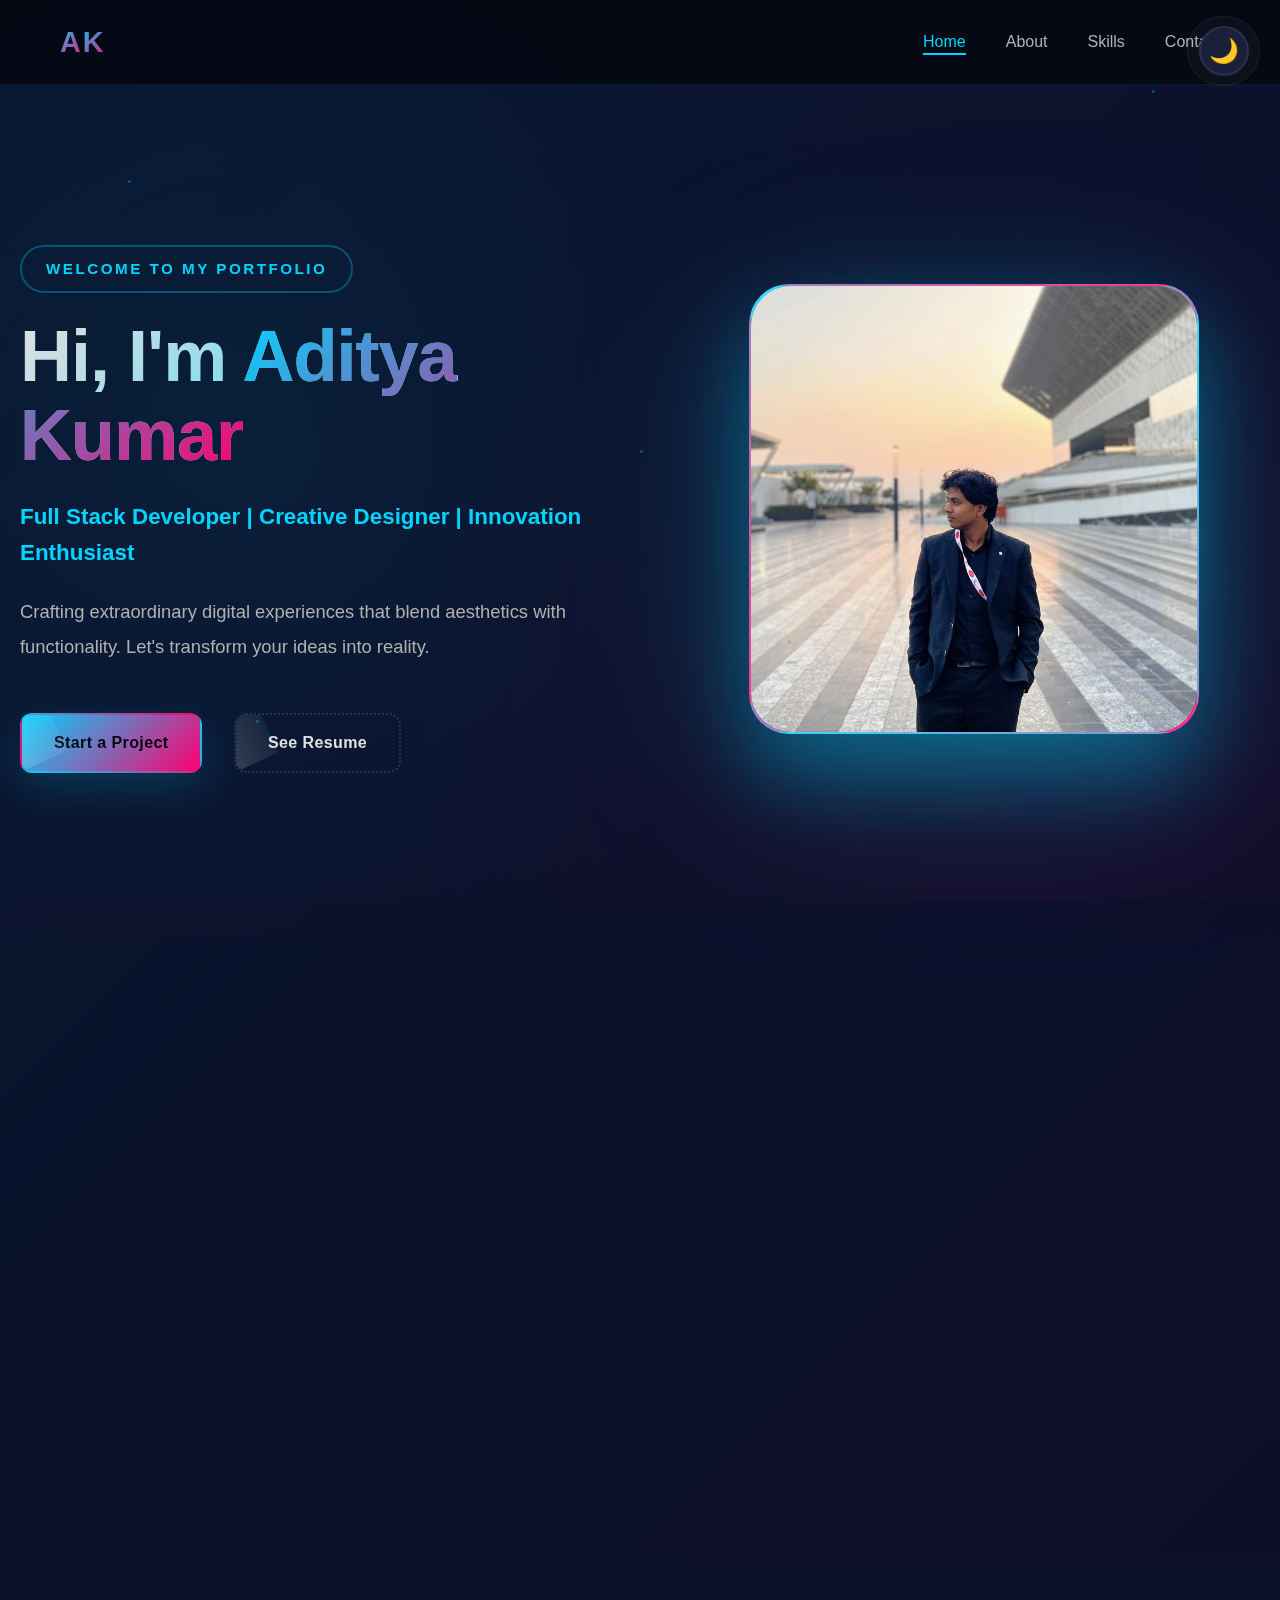
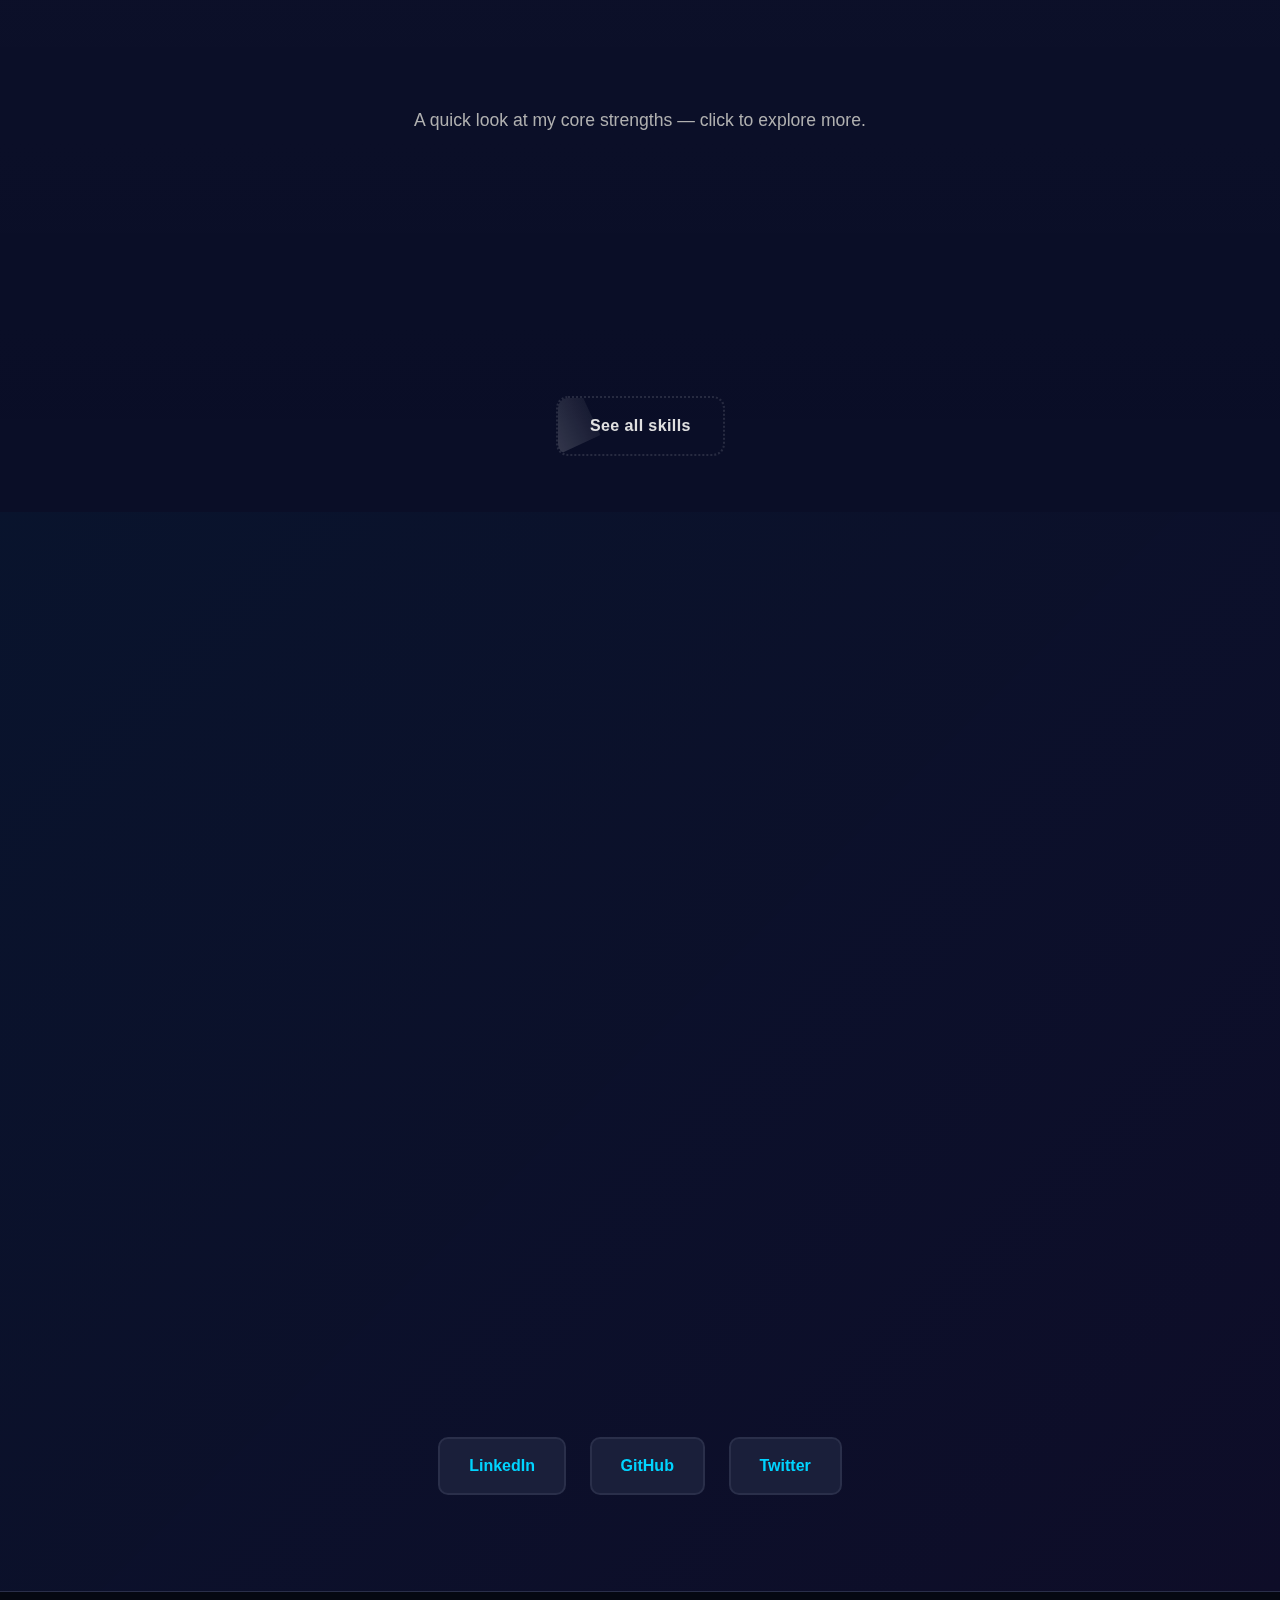
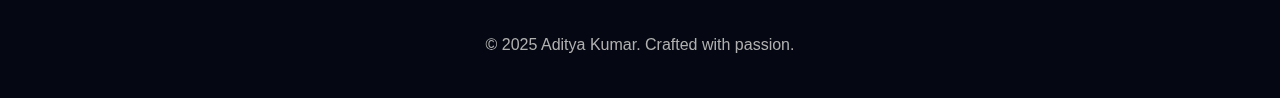
<file: index.html>
<!DOCTYPE html>
<html lang="en">
<head>
    <meta charset="UTF-8">
    <meta name="viewport" content="width=device-width, initial-scale=1.0">
    <title>Aditya Kumar - Full Stack Developer & Problem Solver</title>
    <meta name="description" content="Full Stack Developer specializing in LLMs, search optimization, and innovative solutions">
    <link rel="stylesheet" href="styles.css">
</head>
<body>
    <!-- Theme Toggle -->
    <div class="theme-toggle">
        <input type="checkbox" id="theme-switch" aria-label="Toggle dark/light mode">
        <label for="theme-switch" class="toggle-label">
            <span class="toggle-icon">🌙</span>
        </label>
    </div>

    <!-- Animated Background -->
    <div class="animated-bg" aria-hidden="true">
        <div class="particle"></div>
        <div class="particle"></div>
        <div class="particle"></div>
        <div class="particle"></div>
        <div class="particle"></div>
    </div>

    <!-- Navigation Bar -->
    <nav class="navbar" role="navigation" aria-label="Main navigation">
        <div class="container">
            <div class="logo">
                <span class="logo-letter">A</span><span class="logo-letter">K</span>
            </div>
            <ul class="nav-links">
                <li><a href="index.html" class="active">Home</a></li>
                <li><a href="about.html">About</a></li>
                <li><a href="skills.html">Skills</a></li>
                <li><a href="#contact">Contact</a></li>
            </ul>
        </div>
    </nav>

    <!-- Hero Section -->
    <section class="hero" data-section="hero">
        <div class="hero-content" data-animate="fadeInLeft">
            <div class="hero-text">
                <span class="hero-label">Welcome to my portfolio</span>
                <h1 class="hero-title">Hi, I'm <span class="gradient-text">Aditya Kumar</span></h1>
                <p class="subtitle">Full Stack Developer | Creative Designer | Innovation Enthusiast</p>
                <p class="description">Crafting extraordinary digital experiences that blend aesthetics with functionality. Let's transform your ideas into reality.</p>
            </div>
            <div class="hero-buttons">
                <a href="#contact" class="btn btn-primary magnetic-btn">
                    <span>Start a Project</span>
                </a>
                <a href="resume.pdf" class="btn btn-outline" target="_blank" rel="noopener noreferrer">
                    <span>See Resume</span>
                </a>
            </div>
        </div>
        <div class="hero-image" data-animate="fadeInRight">
            <div class="avatar-wrapper">
                <div class="avatar-card">
                    <img src="profile.jpg" alt="Aditya Kumar - Full Stack Developer" class="profile-image" loading="lazy" decoding="async" width="450" height="450">
                </div>
                <div class="avatar-bg"></div>
            </div>
        </div>
    </section>

    <!-- About Section -->
    <section class="about-main" data-section="about">
        <div class="container">
            <div class="about-main-grid">
                <div class="about-main-content" data-animate="fadeInUp">
                    <h2 class="section-title">About Me</h2>
                    <p class="about-main-text">
                        I'm driven by curiosity and a love for solving problems. Whether it's building an autonomous coding agent or optimizing search algorithms, I enjoy figuring out how things work and making them better.
                    </p>
                    <p class="about-main-text">
                        Right now, I'm deep into LLMs and HuggingFace, experimenting with Docker and Ollama. What really excites me is search optimization—taking something like BM25, combining it with vector similarity, and creating hybrid approaches that actually work.
                    </p>
                    <div class="about-main-cta">
                        <a href="about.html" class="btn btn-primary magnetic-btn">
                            <span>Learn More About Me</span>
                        </a>
                        <a href="skills.html" class="btn btn-secondary magnetic-btn">
                            <span>View My Skills</span>
                        </a>
                    </div>
                </div>
            </div>
        </div>
    </section>
    </section>

    <!-- Skills Preview Section -->
    <section class="skills-preview" aria-label="Skills preview">
        <div class="container">
            <div class="section-header">
                <h2 class="section-title">Skills Snapshot</h2>
                <p class="section-description">A quick look at my core strengths — click to explore more.</p>
            </div>

            <div class="skill-preview-grid">
                <article class="skill-preview-card skill-card" role="article">
                    <div class="skill-preview-icon">💻</div>
                    <h3>Full Stack</h3>
                    <div class="skill-bar" aria-hidden="true"><div class="skill-fill" style="width:90%"></div></div>
                </article>

                <article class="skill-preview-card skill-card" role="article">
                    <div class="skill-preview-icon">🤖</div>
                    <h3>ML / LLMs</h3>
                    <div class="skill-bar" aria-hidden="true"><div class="skill-fill" style="width:80%"></div></div>
                </article>

                <article class="skill-preview-card skill-card" role="article">
                    <div class="skill-preview-icon">🔎</div>
                    <h3>Search</h3>
                    <div class="skill-bar" aria-hidden="true"><div class="skill-fill" style="width:85%"></div></div>
                </article>
            </div>

            <div class="skills-cta" style="text-align:center;margin-top:1.5rem;">
                <a href="skills.html" class="btn btn-outline" aria-label="See all skills">See all skills</a>
            </div>
        </div>
    </section>

    <!-- Contact Section -->
    <section id="contact" class="contact" data-section="contact">
        <div class="container">
            <h2 class="section-title">Let's Create Magic</h2>
            <p class="section-subtitle">Ready to start your next project? Get in touch!</p>
            
            <div class="contact-wrapper">
                <div class="contact-info" data-animate="fadeInLeft">
                    <div class="contact-card">
                        <span class="contact-icon">📧</span>
                        <h4>Email</h4>
                        <p><a href="mailto:adi965022@gmail.com">adi965022@gmail.com</a></p>
                    </div>
                    <div class="contact-card">
                        <span class="contact-icon">📞</span>
                        <h4>Phone</h4>
                        <p><a href="tel:+919560787038">+91 9560787038</a></p>
                    </div>
                    <div class="contact-card">
                        <span class="contact-icon">📍</span>
                        <h4>Location</h4>
                        <p>India</p>
                    </div>
                </div>

                <form class="contact-form" id="contactForm" data-animate="fadeInRight">
                    <div class="form-group">
                        <label for="name" class="sr-only">Your Name</label>
                        <input type="text" id="name" placeholder="Your Name" required>
                    </div>
                    <div class="form-group">
                        <label for="email" class="sr-only">Your Email</label>
                        <input type="email" id="email" placeholder="Your Email" required>
                    </div>
                    <div class="form-group">
                        <label for="subject" class="sr-only">Subject</label>
                        <input type="text" id="subject" placeholder="Subject" required>
                    </div>
                    <div class="form-group">
                        <label for="message" class="sr-only">Your Message</label>
                        <textarea id="message" placeholder="Your Message" rows="5" required></textarea>
                    </div>
                    <button type="submit" class="btn btn-primary magnetic-btn">
                        <span>Send Message</span>
                    </button>
                </form>
            </div>

            <div class="social-links">
                <a href="https://linkedin.com" class="social-icon" aria-label="LinkedIn" target="_blank" rel="noopener noreferrer">LinkedIn</a>
                <a href="https://github.com" class="social-icon" aria-label="GitHub" target="_blank" rel="noopener noreferrer">GitHub</a>
                <a href="https://twitter.com" class="social-icon" aria-label="Twitter" target="_blank" rel="noopener noreferrer">Twitter</a>
            </div>
        </div>
    </section>

    <!-- Footer -->
    <footer>
        <div class="container">
            <p>&copy; 2025 Aditya Kumar. Crafted with passion.</p>
        </div>
    </footer>

    <script src="script.js"></script>
</body>
</html>
</file>
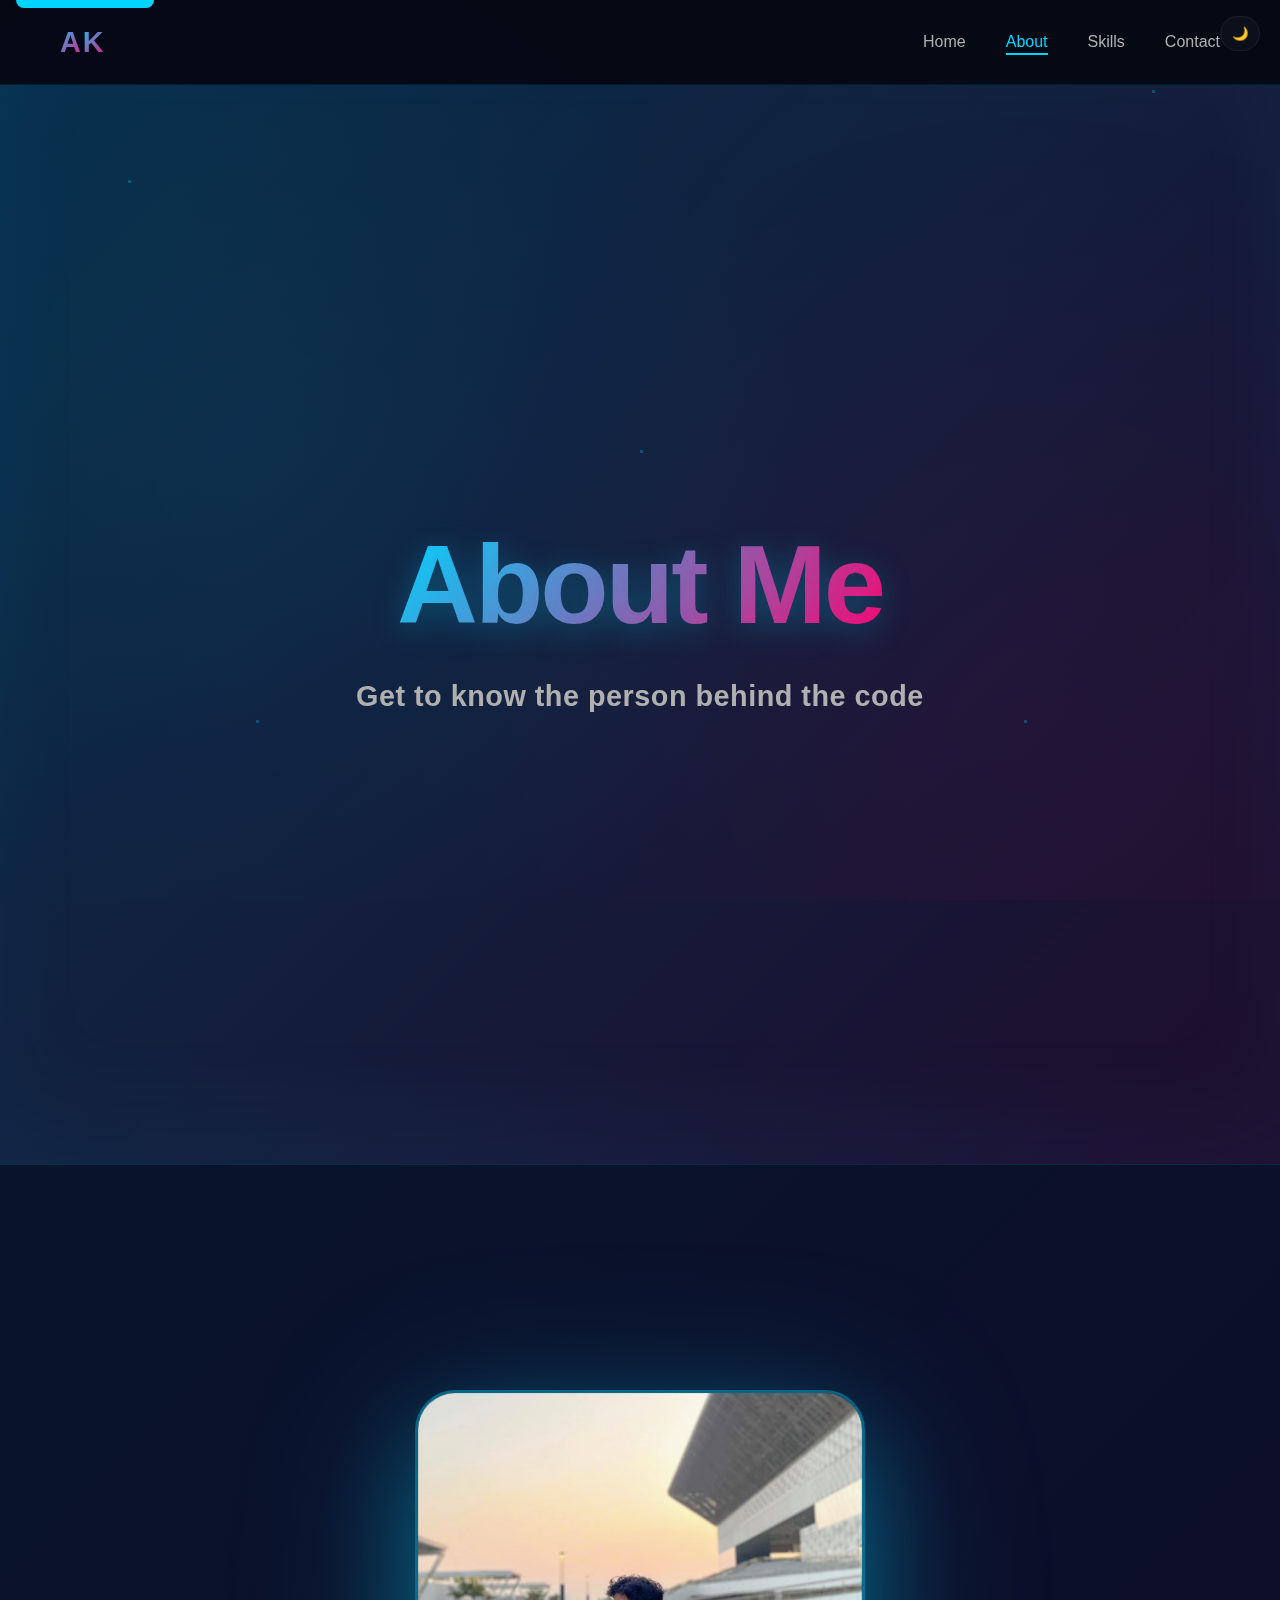
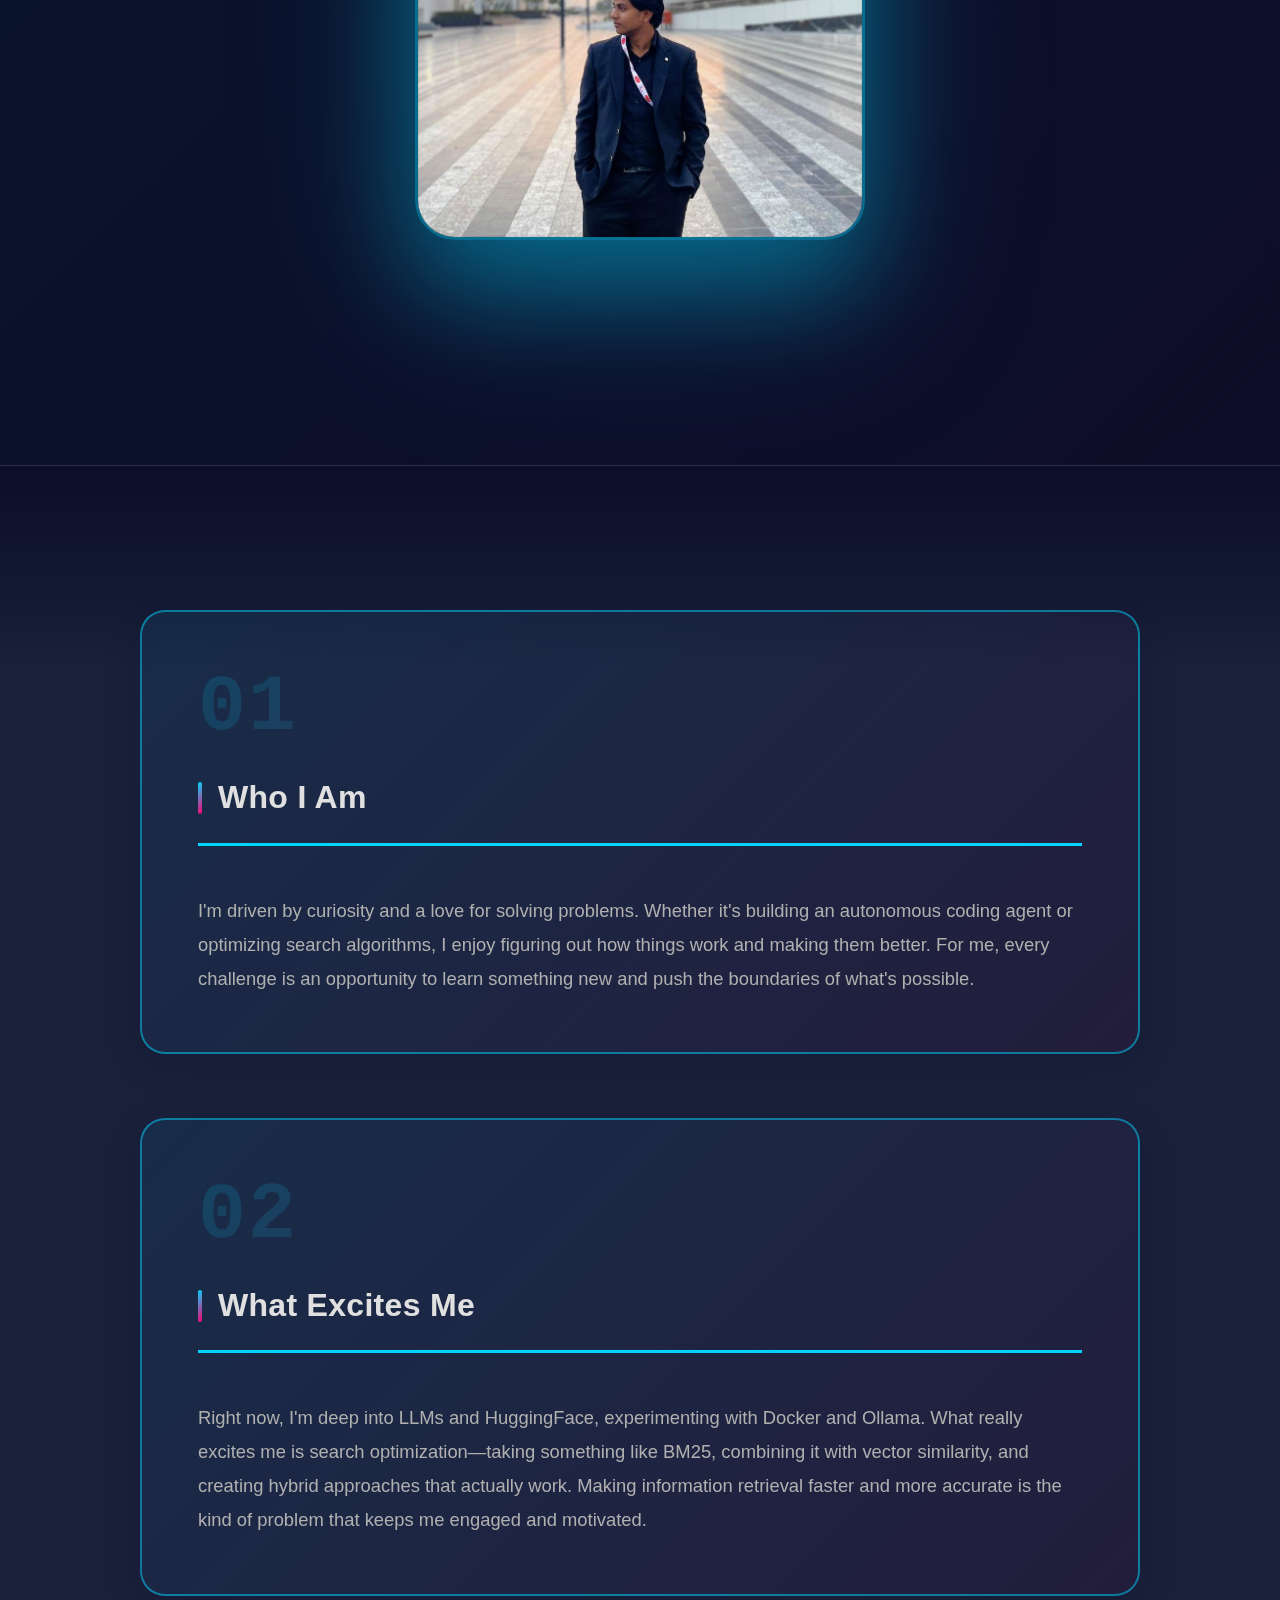
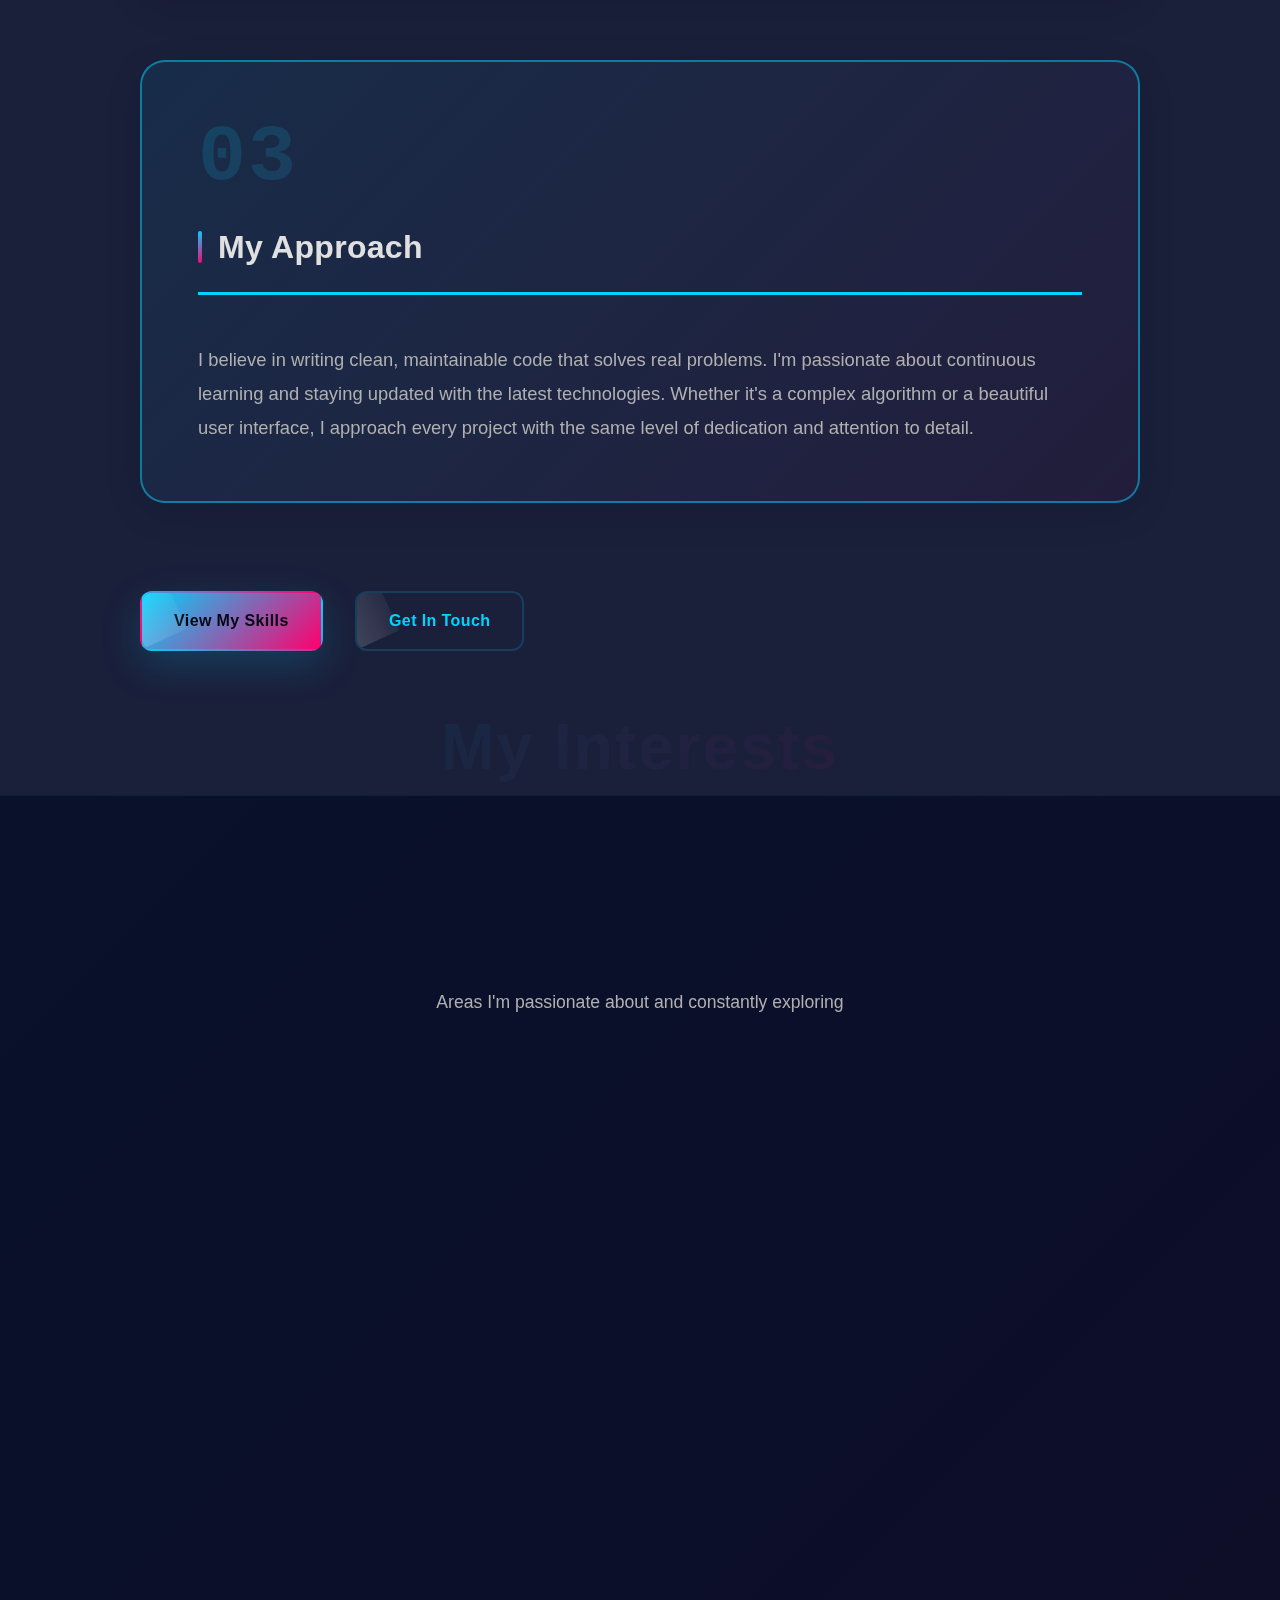
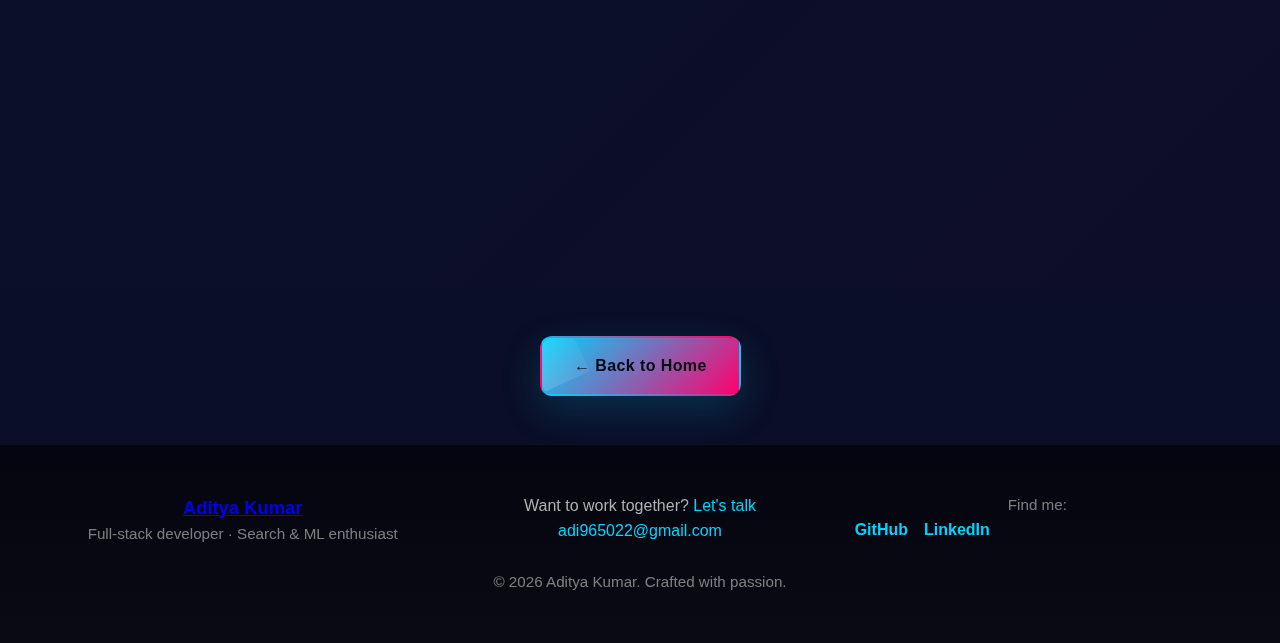
<file: about.html>
<!DOCTYPE html>
<html lang="en">
<head>
    <meta charset="UTF-8">
    <meta name="viewport" content="width=device-width, initial-scale=1.0">
    <title>About Me - Aditya Kumar</title>
    <link rel="stylesheet" href="styles.css">
</head>
<body>
    <a class="skip-link" href="#main-content">Skip to content</a>

    <!-- Theme Toggle (accessible) -->
    <button class="theme-toggle" id="theme-toggle" aria-pressed="false" aria-label="Toggle theme">
        <span class="toggle-icon" aria-hidden="true">🌙</span>
    </button>

    <!-- Animated Background -->
    <div class="animated-bg">
        <div class="particle"></div>
        <div class="particle"></div>
        <div class="particle"></div>
        <div class="particle"></div>
        <div class="particle"></div>
    </div>

    <!-- Header / Navigation -->
    <header class="site-header">
        <nav class="navbar" aria-label="Primary navigation">
            <div class="container">
                <a href="index.html" class="logo" aria-label="Homepage">
                    <span class="logo-letter">A</span><span class="logo-letter">K</span>
                </a>
                <ul class="nav-links">
                    <li><a href="index.html">Home</a></li>
                    <li><a href="about.html" class="active" aria-current="page">About</a></li>
                    <li><a href="skills.html">Skills</a></li>
                    <li><a href="index.html#contact">Contact</a></li>
                </ul>
            </div>
        </nav>
    </header>

    <!-- About Header - Full Page Parallax -->
    <section id="hero" class="about-header fullpage-header parallax-section" data-parallax="true" role="banner" aria-label="About hero">
        <div class="parallax-bg"></div>
        <div class="header-content-wrapper">
            <div class="header-text-container" data-parallax="true" data-speed="0.4">
                <h1 class="page-title-large">About Me</h1>
            </div>
            <div class="header-subtitle-container" data-parallax="true" data-speed="0.5">
                <p class="page-subtitle-large">Get to know the person behind the code</p>
            </div>
        </div>
    </section>

    <!-- About Content -->
    <main id="main-content" class="about-section fullpage-about" role="main">
        <div class="about-container">
            <div class="about-hero">
                <div class="about-image-section">
                    <div class="about-avatar-wrapper parallax-image" data-parallax="true" data-speed="0.5">
                        <img src="profile.jpg" alt="Aditya Kumar" class="about-profile-image" loading="lazy" decoding="async" width="450" height="450">
                    </div>
                </div>
            </div>

            <div class="about-content-section">
                <div class="container">
                    <div class="about-content">
                        <div class="about-item">
                            <div class="about-item-number">01</div>
                            <h2 class="about-title">Who I Am</h2>
                            <p class="about-paragraph">
                                I'm driven by curiosity and a love for solving problems. Whether it's building an autonomous coding agent or optimizing search algorithms, I enjoy figuring out how things work and making them better. For me, every challenge is an opportunity to learn something new and push the boundaries of what's possible.
                            </p>
                        </div>

                        <div class="about-item">
                            <div class="about-item-number">02</div>
                            <h2 class="about-title">What Excites Me</h2>
                            <p class="about-paragraph">
                                Right now, I'm deep into LLMs and HuggingFace, experimenting with Docker and Ollama. What really excites me is search optimization—taking something like BM25, combining it with vector similarity, and creating hybrid approaches that actually work. Making information retrieval faster and more accurate is the kind of problem that keeps me engaged and motivated.
                            </p>
                        </div>

                        <div class="about-item">
                            <div class="about-item-number">03</div>
                            <h2 class="about-title">My Approach</h2>
                            <p class="about-paragraph">
                                I believe in writing clean, maintainable code that solves real problems. I'm passionate about continuous learning and staying updated with the latest technologies. Whether it's a complex algorithm or a beautiful user interface, I approach every project with the same level of dedication and attention to detail.
                            </p>
                        </div>

                        <div class="about-cta" role="region" aria-label="Call to action">
                            <a href="skills.html" class="btn btn-primary magnetic-btn" aria-label="View my skills">
                                <span>View My Skills</span>
                            </a>
                            <a href="index.html#contact" class="btn btn-secondary magnetic-btn" aria-label="Get in touch">
                                <span>Get In Touch</span>
                            </a>
                        </div>
                    </div>
                </div>
            </div>
        </div>
    </main>

    <!-- Interests Section -->
    <section class="interests-section alt-bg">
        <div class="container">
            <div class="section-header">
                <h2 class="section-title">My Interests</h2>
                <p class="section-description">Areas I'm passionate about and constantly exploring</p>
            </div>
            <div class="interests-grid">
                <div class="interest-card">
                    <div class="interest-icon-wrapper">🤖</div>
                    <h3>Large Language Models</h3>
                    <p>Exploring LLMs, HuggingFace, and building intelligent systems</p>
                </div>
                <div class="interest-card">
                    <div class="interest-icon-wrapper">🔍</div>
                    <h3>Search Optimization</h3>
                    <p>BM25, vector similarity, hybrid search approaches</p>
                </div>
                <div class="interest-card">
                    <div class="interest-icon-wrapper">🐳</div>
                    <h3>DevOps & Containerization</h3>
                    <p>Docker, Ollama, deployment optimization</p>
                </div>
                <div class="interest-card">
                    <div class="interest-icon-wrapper">⚙️</div>
                    <h3>Algorithm Optimization</h3>
                    <p>Creating efficient solutions for complex problems</p>
                </div>
                <div class="interest-card">
                    <div class="interest-icon-wrapper">🧠</div>
                    <h3>Problem Solving</h3>
                    <p>Breaking down complex challenges into elegant solutions</p>
                </div>
                <div class="interest-card">
                    <div class="interest-icon-wrapper">📚</div>
                    <h3>Continuous Learning</h3>
                    <p>Staying updated with latest tech trends and innovations</p>
                </div>
            </div>
        </div>
    </section>

    <!-- Back Navigation -->
    <nav class="back-navigation" aria-label="Back navigation">
        <div class="container">
            <a href="index.html" class="btn btn-primary magnetic-btn" aria-label="Back to home">
                <span>← Back to Home</span>
            </a>
        </div>
    </nav>

    <!-- Footer -->
    <footer class="site-footer" role="contentinfo">
        <div class="container footer-grid">
            <div class="footer-brand">
                <a href="index.html" aria-label="Homepage">
                    <strong>Aditya Kumar</strong>
                </a>
                <p class="muted">Full‑stack developer · Search & ML enthusiast</p>
            </div>
            <div class="footer-contact">
                <p>Want to work together? <a href="index.html#contact" aria-label="Contact section">Let's talk</a></p>
                <p><a href="mailto:adi965022@gmail.com">adi965022@gmail.com</a></p>
            </div>
            <div class="footer-social">
                <p class="muted">Find me:</p>
                <ul class="social-list">
                    <li><a href="https://github.com/Adityakumarox" target="_blank" rel="noopener noreferrer" aria-label="GitHub (opens in new tab)">GitHub</a></li>
                    <li><a href="#" rel="noopener" aria-label="LinkedIn">LinkedIn</a></li>
                </ul>
            </div>
        </div>
        <div class="container">
            <p class="copyright">&copy; <span id="year">2025</span> Aditya Kumar. Crafted with passion.</p>
        </div>
    </footer>

    <script src="script.js"></script>
</body>
</html>
</file>
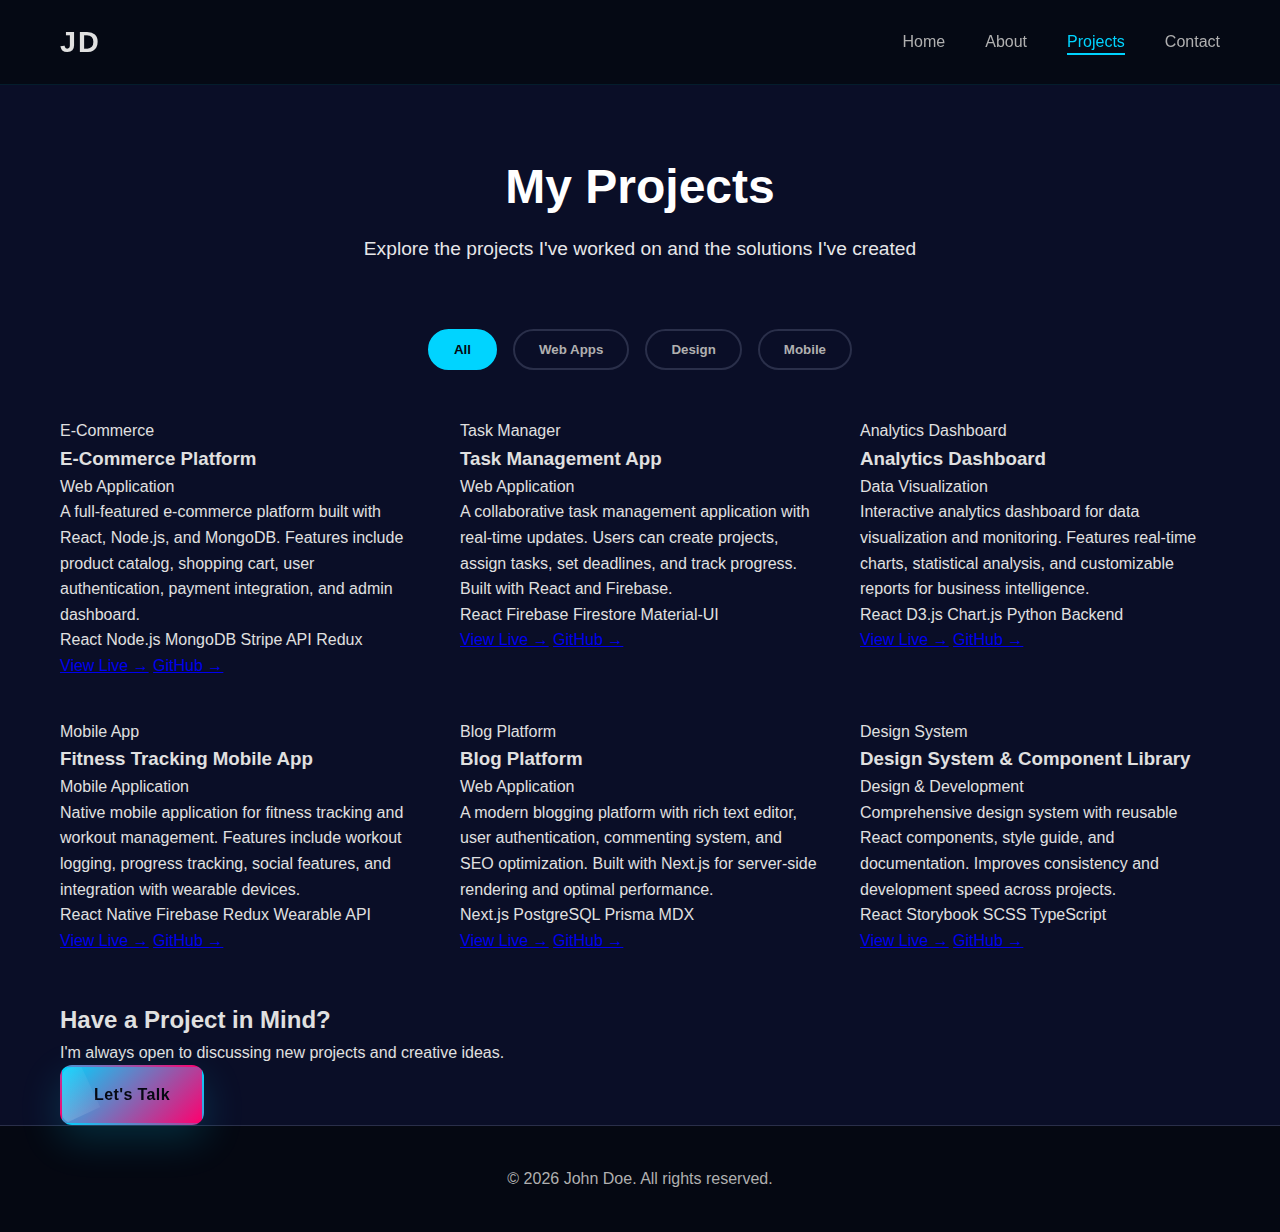
<file: projects.html>
<!DOCTYPE html>
<html lang="en">
<head>
    <meta charset="UTF-8">
    <meta name="viewport" content="width=device-width, initial-scale=1.0">
    <title>Projects - John Doe Portfolio</title>
    <link rel="stylesheet" href="styles.css">
</head>
<body>
    <!-- Navigation Bar -->
    <nav class="navbar">
        <div class="container">
            <div class="logo">JD</div>
            <ul class="nav-links">
                <li><a href="index.html">Home</a></li>
                <li><a href="about.html">About</a></li>
                <li><a href="projects.html" class="active">Projects</a></li>
                <li><a href="index.html#contact">Contact</a></li>
            </ul>
        </div>
    </nav>

    <!-- Page Header -->
    <section class="page-header">
        <div class="container">
            <h1>My Projects</h1>
            <p>Explore the projects I've worked on and the solutions I've created</p>
        </div>
    </section>

    <!-- Filter Section -->
    <section class="filter-section">
        <div class="container">
            <div class="filter-buttons">
                <button class="filter-btn active" data-filter="all">All</button>
                <button class="filter-btn" data-filter="web">Web Apps</button>
                <button class="filter-btn" data-filter="design">Design</button>
                <button class="filter-btn" data-filter="mobile">Mobile</button>
            </div>
        </div>
    </section>

    <!-- Projects Grid -->
    <section class="projects-section">
        <div class="container">
            <div class="projects-grid">
                <!-- Project 1 -->
                <div class="project-item" data-category="web">
                    <div class="project-image-large">
                        <div class="placeholder-project">E-Commerce</div>
                    </div>
                    <div class="project-details">
                        <h3>E-Commerce Platform</h3>
                        <p class="project-category">Web Application</p>
                        <p class="project-description">A full-featured e-commerce platform built with React, Node.js, and MongoDB. Features include product catalog, shopping cart, user authentication, payment integration, and admin dashboard.</p>
                        <div class="project-tech">
                            <span class="tech-tag">React</span>
                            <span class="tech-tag">Node.js</span>
                            <span class="tech-tag">MongoDB</span>
                            <span class="tech-tag">Stripe API</span>
                            <span class="tech-tag">Redux</span>
                        </div>
                        <div class="project-links">
                            <a href="#" class="project-link">View Live →</a>
                            <a href="#" class="project-link">GitHub →</a>
                        </div>
                    </div>
                </div>

                <!-- Project 2 -->
                <div class="project-item" data-category="web">
                    <div class="project-image-large">
                        <div class="placeholder-project">Task Manager</div>
                    </div>
                    <div class="project-details">
                        <h3>Task Management App</h3>
                        <p class="project-category">Web Application</p>
                        <p class="project-description">A collaborative task management application with real-time updates. Users can create projects, assign tasks, set deadlines, and track progress. Built with React and Firebase.</p>
                        <div class="project-tech">
                            <span class="tech-tag">React</span>
                            <span class="tech-tag">Firebase</span>
                            <span class="tech-tag">Firestore</span>
                            <span class="tech-tag">Material-UI</span>
                        </div>
                        <div class="project-links">
                            <a href="#" class="project-link">View Live →</a>
                            <a href="#" class="project-link">GitHub →</a>
                        </div>
                    </div>
                </div>

                <!-- Project 3 -->
                <div class="project-item" data-category="design">
                    <div class="project-image-large">
                        <div class="placeholder-project">Analytics Dashboard</div>
                    </div>
                    <div class="project-details">
                        <h3>Analytics Dashboard</h3>
                        <p class="project-category">Data Visualization</p>
                        <p class="project-description">Interactive analytics dashboard for data visualization and monitoring. Features real-time charts, statistical analysis, and customizable reports for business intelligence.</p>
                        <div class="project-tech">
                            <span class="tech-tag">React</span>
                            <span class="tech-tag">D3.js</span>
                            <span class="tech-tag">Chart.js</span>
                            <span class="tech-tag">Python Backend</span>
                        </div>
                        <div class="project-links">
                            <a href="#" class="project-link">View Live →</a>
                            <a href="#" class="project-link">GitHub →</a>
                        </div>
                    </div>
                </div>

                <!-- Project 4 -->
                <div class="project-item" data-category="mobile">
                    <div class="project-image-large">
                        <div class="placeholder-project">Mobile App</div>
                    </div>
                    <div class="project-details">
                        <h3>Fitness Tracking Mobile App</h3>
                        <p class="project-category">Mobile Application</p>
                        <p class="project-description">Native mobile application for fitness tracking and workout management. Features include workout logging, progress tracking, social features, and integration with wearable devices.</p>
                        <div class="project-tech">
                            <span class="tech-tag">React Native</span>
                            <span class="tech-tag">Firebase</span>
                            <span class="tech-tag">Redux</span>
                            <span class="tech-tag">Wearable API</span>
                        </div>
                        <div class="project-links">
                            <a href="#" class="project-link">View Live →</a>
                            <a href="#" class="project-link">GitHub →</a>
                        </div>
                    </div>
                </div>

                <!-- Project 5 -->
                <div class="project-item" data-category="web">
                    <div class="project-image-large">
                        <div class="placeholder-project">Blog Platform</div>
                    </div>
                    <div class="project-details">
                        <h3>Blog Platform</h3>
                        <p class="project-category">Web Application</p>
                        <p class="project-description">A modern blogging platform with rich text editor, user authentication, commenting system, and SEO optimization. Built with Next.js for server-side rendering and optimal performance.</p>
                        <div class="project-tech">
                            <span class="tech-tag">Next.js</span>
                            <span class="tech-tag">PostgreSQL</span>
                            <span class="tech-tag">Prisma</span>
                            <span class="tech-tag">MDX</span>
                        </div>
                        <div class="project-links">
                            <a href="#" class="project-link">View Live →</a>
                            <a href="#" class="project-link">GitHub →</a>
                        </div>
                    </div>
                </div>

                <!-- Project 6 -->
                <div class="project-item" data-category="design">
                    <div class="project-image-large">
                        <div class="placeholder-project">Design System</div>
                    </div>
                    <div class="project-details">
                        <h3>Design System & Component Library</h3>
                        <p class="project-category">Design & Development</p>
                        <p class="project-description">Comprehensive design system with reusable React components, style guide, and documentation. Improves consistency and development speed across projects.</p>
                        <div class="project-tech">
                            <span class="tech-tag">React</span>
                            <span class="tech-tag">Storybook</span>
                            <span class="tech-tag">SCSS</span>
                            <span class="tech-tag">TypeScript</span>
                        </div>
                        <div class="project-links">
                            <a href="#" class="project-link">View Live →</a>
                            <a href="#" class="project-link">GitHub →</a>
                        </div>
                    </div>
                </div>
            </div>
        </div>
    </section>

    <!-- CTA Section -->
    <section class="cta-section">
        <div class="container">
            <h2>Have a Project in Mind?</h2>
            <p>I'm always open to discussing new projects and creative ideas.</p>
            <a href="index.html#contact" class="btn btn-primary">Let's Talk</a>
        </div>
    </section>

    <!-- Footer -->
    <footer>
        <div class="container">
            <p>&copy; 2026 John Doe. All rights reserved.</p>
        </div>
    </footer>

    <script src="script.js"></script>
</body>
</html>
</file>
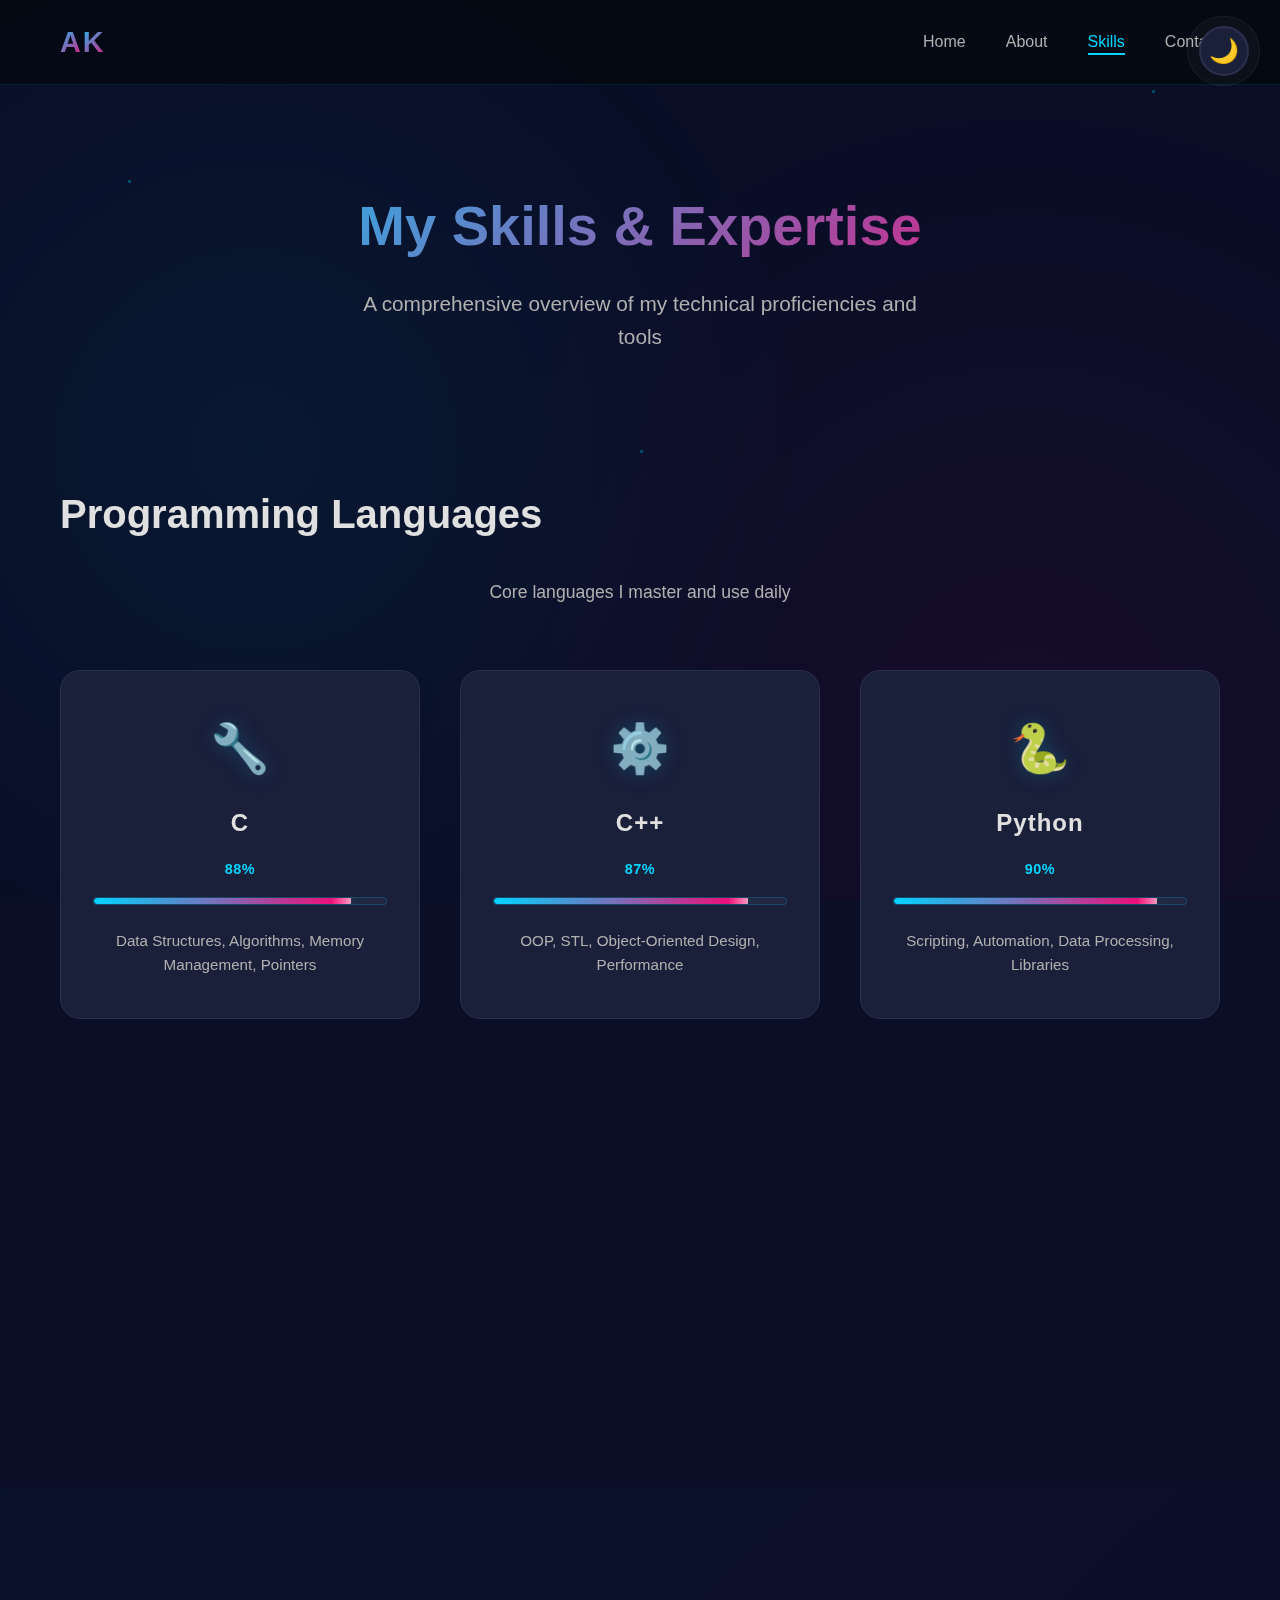
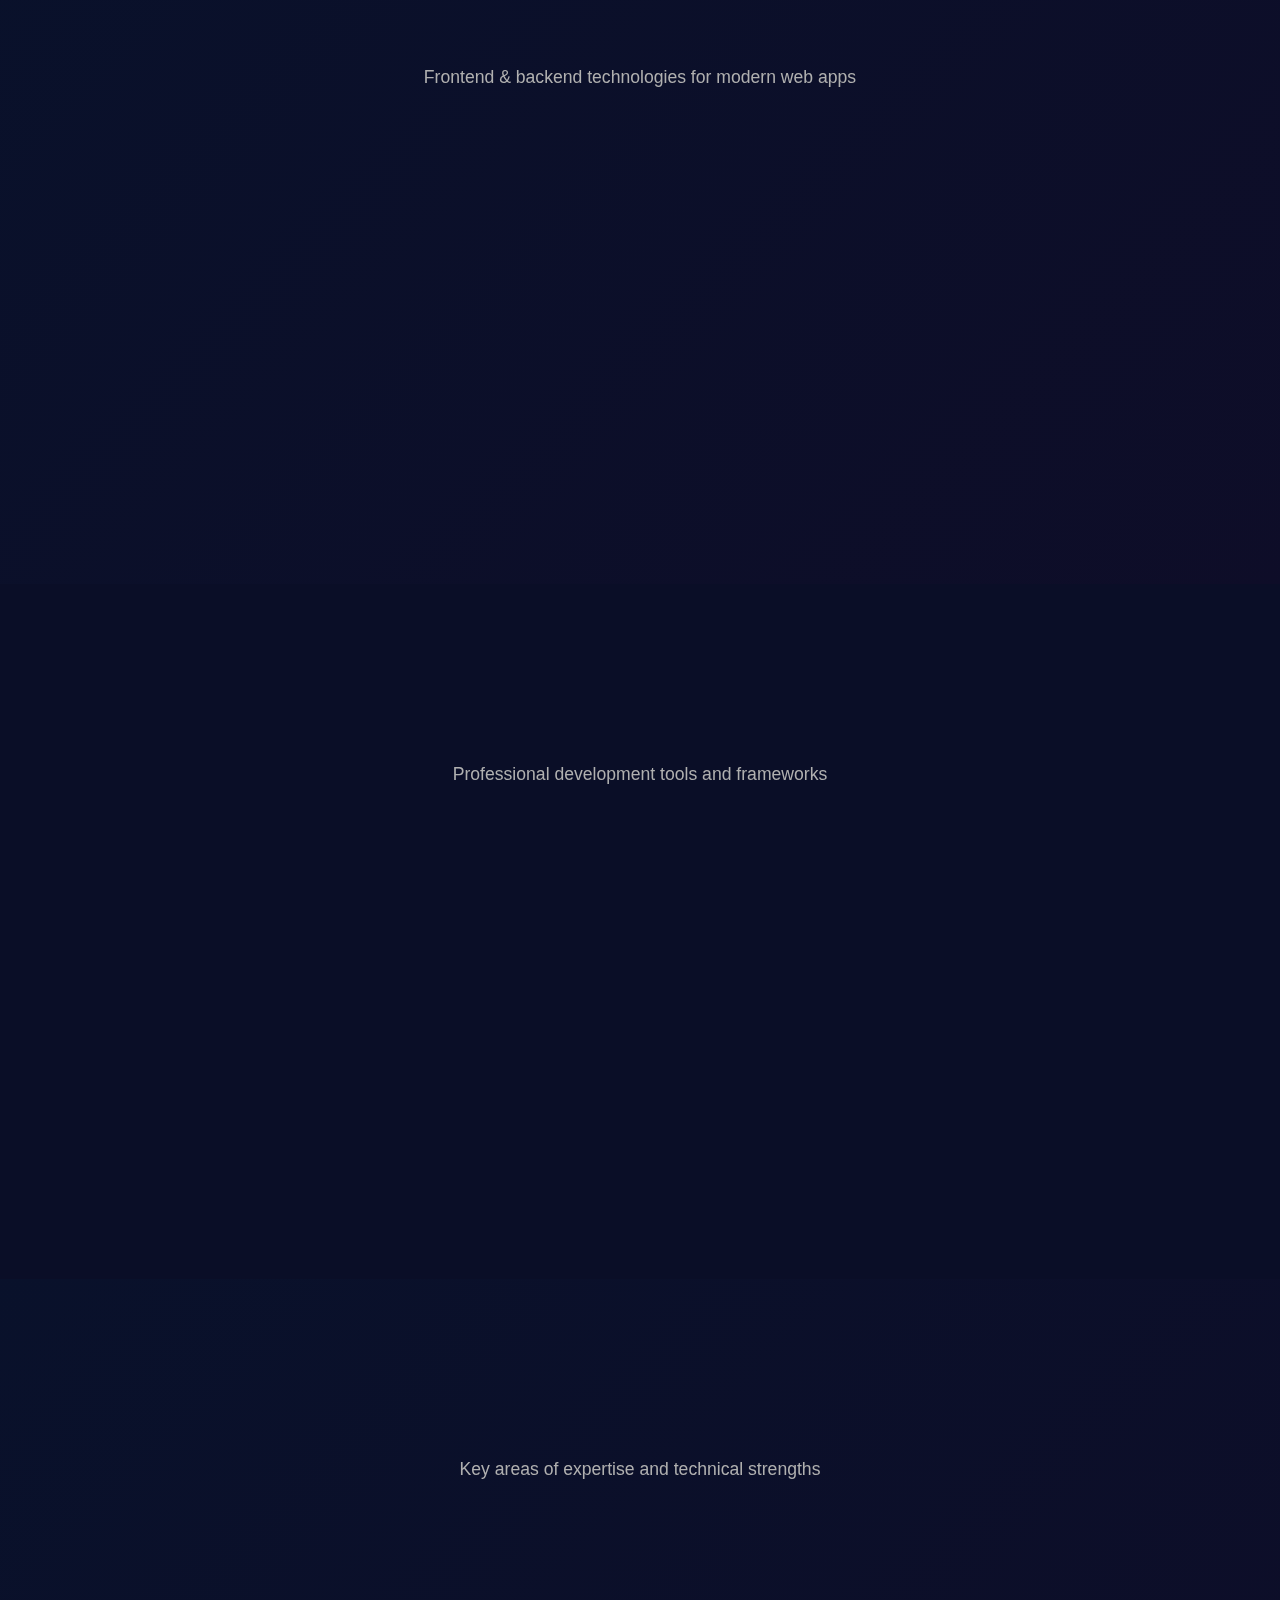
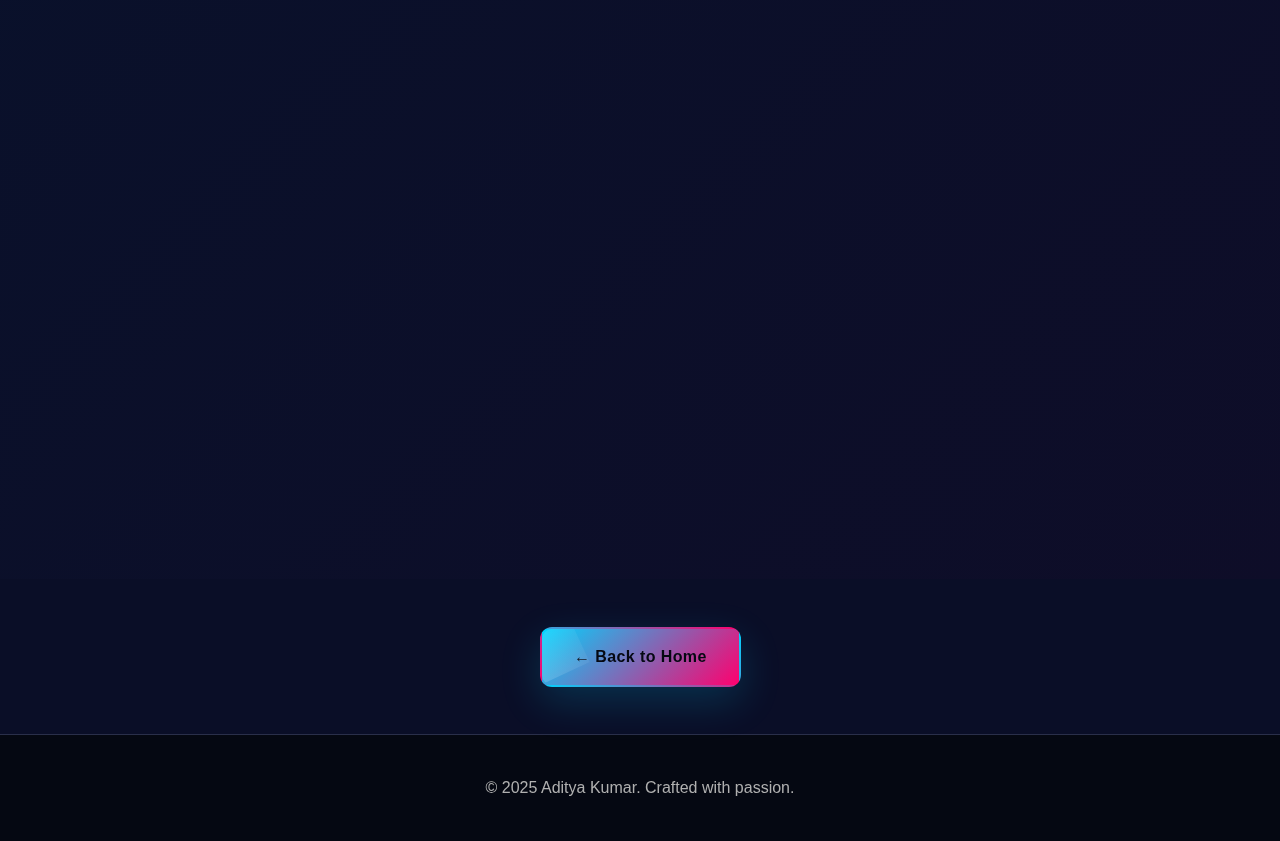
<file: skills.html>
<!DOCTYPE html>
<html lang="en">
<head>
    <meta charset="UTF-8">
    <meta name="viewport" content="width=device-width, initial-scale=1.0">
    <title>Skills - Aditya Kumar</title>
    <link rel="stylesheet" href="styles.css">
</head>
<body>
    <!-- Theme Toggle -->
    <div class="theme-toggle">
        <input type="checkbox" id="theme-switch">
        <label for="theme-switch" class="toggle-label">
            <span class="toggle-icon">🌙</span>
        </label>
    </div>

    <!-- Animated Background -->
    <div class="animated-bg">
        <div class="particle"></div>
        <div class="particle"></div>
        <div class="particle"></div>
        <div class="particle"></div>
        <div class="particle"></div>
    </div>

    <!-- Navigation Bar -->
    <nav class="navbar">
        <div class="container">
            <div class="logo">
                <span class="logo-letter">A</span><span class="logo-letter">K</span>
            </div>
            <ul class="nav-links">
                <li><a href="index.html">Home</a></li>
                <li><a href="about.html">About</a></li>
                <li><a href="skills.html" class="active">Skills</a></li>
                <li><a href="index.html#contact">Contact</a></li>
            </ul>
        </div>
    </nav>

    <!-- Skills Header -->
    <section class="skills-header">
        <div class="container">
            <h1 class="page-title">My Skills & Expertise</h1>
            <p class="page-subtitle">A comprehensive overview of my technical proficiencies and tools</p>
        </div>
    </section>

    <!-- Programming Languages -->
    <section class="skills-section">
        <div class="container">
            <div class="section-header">
                <h2 class="section-title">Programming Languages</h2>
                <p class="section-description">Core languages I master and use daily</p>
            </div>
            <div class="skills-grid">
                <div class="skill-card">
                    <div class="skill-icon">🔧</div>
                    <h3>C</h3>
                    <div class="skill-level">
                        <span class="level-text">88%</span>
                    </div>
                    <div class="skill-bar">
                        <div class="skill-progress" style="width: 88%"></div>
                    </div>
                    <p>Data Structures, Algorithms, Memory Management, Pointers</p>
                </div>

                <div class="skill-card">
                    <div class="skill-icon">⚙️</div>
                    <h3>C++</h3>
                    <div class="skill-level">
                        <span class="level-text">87%</span>
                    </div>
                    <div class="skill-bar">
                        <div class="skill-progress" style="width: 87%"></div>
                    </div>
                    <p>OOP, STL, Object-Oriented Design, Performance</p>
                </div>

                <div class="skill-card">
                    <div class="skill-icon">🐍</div>
                    <h3>Python</h3>
                    <div class="skill-level">
                        <span class="level-text">90%</span>
                    </div>
                    <div class="skill-bar">
                        <div class="skill-progress" style="width: 90%"></div>
                    </div>
                    <p>Scripting, Automation, Data Processing, Libraries</p>
                </div>

                <div class="skill-card">
                    <div class="skill-icon">☕</div>
                    <h3>Java</h3>
                    <div class="skill-level">
                        <span class="level-text">86%</span>
                    </div>
                    <div class="skill-bar">
                        <div class="skill-progress" style="width: 86%"></div>
                    </div>
                    <p>OOP Principles, Collections, Multithreading, Design Patterns</p>
                </div>
            </div>
        </div>
    </section>

    <!-- Web Development -->
    <section class="skills-section alt-bg">
        <div class="container">
            <div class="section-header">
                <h2 class="section-title">Web Development</h2>
                <p class="section-description">Frontend & backend technologies for modern web apps</p>
            </div>
            <div class="skills-grid">
                <div class="skill-card">
                    <div class="skill-icon">📄</div>
                    <h3>HTML</h3>
                    <div class="skill-level">
                        <span class="level-text">95%</span>
                    </div>
                    <div class="skill-bar">
                        <div class="skill-progress" style="width: 95%"></div>
                    </div>
                    <p>Semantic Markup, Forms, Accessibility, SEO Optimization</p>
                </div>

                <div class="skill-card">
                    <div class="skill-icon">🎨</div>
                    <h3>CSS</h3>
                    <div class="skill-level">
                        <span class="level-text">93%</span>
                    </div>
                    <div class="skill-bar">
                        <div class="skill-progress" style="width: 93%"></div>
                    </div>
                    <p>Flexbox, Grid, Animations, Responsive Design, Preprocessors</p>
                </div>

                <div class="skill-card">
                    <div class="skill-icon">🗄️</div>
                    <h3>SQL</h3>
                    <div class="skill-level">
                        <span class="level-text">89%</span>
                    </div>
                    <div class="skill-bar">
                        <div class="skill-progress" style="width: 89%"></div>
                    </div>
                    <p>Queries, Joins, Indexing, Database Design, Optimization</p>
                </div>
            </div>
        </div>
    </section>

    <!-- Version Control & Tools -->
    <section class="skills-section">
        <div class="container">
            <div class="section-header">
                <h2 class="section-title">Tools & Technologies</h2>
                <p class="section-description">Professional development tools and frameworks</p>
            </div>
            <div class="tools-grid">
                <div class="tool-card">
                    <div class="tool-icon-bg">📦</div>
                    <h3>GitHub</h3>
                    <div class="skill-level">
                        <span class="level-text">92%</span>
                    </div>
                    <div class="skill-bar">
                        <div class="skill-progress" style="width: 92%"></div>
                    </div>
                    <p>Git, Repositories, Collaboration, Pull Requests, Branching</p>
                </div>
                <div class="tool-card">
                    <div class="tool-icon-bg">✏️</div>
                    <h3>Code Editors</h3>
                    <div class="skill-level">
                        <span class="level-text">90%</span>
                    </div>
                    <div class="skill-bar">
                        <div class="skill-progress" style="width: 90%"></div>
                    </div>
                    <p>VS Code, Visual Studio, IntelliJ IDEA, Sublime Text</p>
                </div>
                <div class="tool-card">
                    <div class="tool-icon-bg">🔬</div>
                    <h3>Debugging</h3>
                    <div class="skill-level">
                        <span class="level-text">85%</span>
                    </div>
                    <div class="skill-bar">
                        <div class="skill-progress" style="width: 85%"></div>
                    </div>
                    <p>Breakpoints, Profiling, Memory Analysis, Error Tracking</p>
                </div>
            </div>
        </div>
    </section>

    <!-- Core Competencies -->
    <section class="skills-section alt-bg">
        <div class="container">
            <div class="section-header">
                <h2 class="section-title">Core Competencies</h2>
                <p class="section-description">Key areas of expertise and technical strengths</p>
            </div>
            <div class="competencies-grid">
                <div class="competency-card">
                    <div class="competency-icon">📊</div>
                    <h3>Data Structures</h3>
                    <p>Arrays, Linked Lists, Trees, Graphs, Hash Tables, Stacks, Queues</p>
                </div>
                <div class="competency-card">
                    <div class="competency-icon">⚡</div>
                    <h3>Algorithms</h3>
                    <p>Sorting, Searching, Dynamic Programming, Graph Algorithms</p>
                </div>
                <div class="competency-card">
                    <div class="competency-icon">🏗️</div>
                    <h3>System Design</h3>
                    <p>Database Design, API Architecture, Performance Optimization</p>
                </div>
                <div class="competency-card">
                    <div class="competency-icon">🔐</div>
                    <h3>Problem Solving</h3>
                    <p>Logical Thinking, Algorithm Optimization, Code Quality</p>
                </div>
                <div class="competency-card">
                    <div class="competency-icon">💻</div>
                    <h3>Software Development</h3>
                    <p>Full Stack Development, Web Applications, Backend Services</p>
                </div>
                <div class="competency-card">
                    <div class="competency-icon">📚</div>
                    <h3>Learning & Adaptation</h3>
                    <p>Quick Learner, Tech Stack Flexibility, Continuous Improvement</p>
                </div>
            </div>
        </div>
    </section>

    <!-- Back to Home -->
    <section class="back-to-home">
        <div class="container">
            <a href="index.html" class="btn btn-primary magnetic-btn">
                <span>← Back to Home</span>
            </a>
        </div>
    </section>

    <!-- Footer -->
    <footer>
        <div class="container">
            <p>&copy; 2025 Aditya Kumar. Crafted with passion.</p>
        </div>
    </footer>

    <script src="script.js"></script>
</body>
</html>
</file>
<file: styles.css>
/* ===== CSS Variables & Root Styles ===== */
:root {
    --dark-bg: #0a0e27;
    --darker-bg: #050812;
    --light-bg: #f8f9fa;
    --card-bg: #1a1f3a;
    --text-primary: #e0e0e0;
    --text-secondary: #b0b0b0;
    --accent: #00d4ff;
    --accent-hover: #00a8cc;
    --accent-2: #ff006e;
    --border-color: #2a2f4a;
}

[data-theme="light"] {
    --dark-bg: #f8f9fa;
    --darker-bg: #ffffff;
    --card-bg: #f0f4f8;
    --text-primary: #1a1a2e;
    --text-secondary: #555;
    --border-color: #e0e0e0;
}

/* ===== Global Styles ===== */
* {
    margin: 0;
    padding: 0;
    box-sizing: border-box;
}

html {
    scroll-behavior: smooth;
    scroll-padding-top: 80px;
}

body {
    font-family: -apple-system, BlinkMacSystemFont, 'Segoe UI', Roboto, Oxygen, Ubuntu, Cantarell, sans-serif;
    background-color: var(--dark-bg);
    color: var(--text-primary);
    line-height: 1.6;
    overflow-x: hidden;
    transition: background-color 0.3s ease, color 0.3s ease;
}

.container {
    max-width: 1200px;
    margin: 0 auto;
    padding: 0 20px;
}

/* Scroll Animation Classes */
.visible {
    animation: fadeInUp 0.6s ease-out !important;
}

.sr-only {
    position: absolute;
    width: 1px;
    height: 1px;
    padding: 0;
    margin: -1px;
    overflow: hidden;
    clip: rect(0, 0, 0, 0);
    white-space: nowrap;
    border-width: 0;
}

/* Animations */
@keyframes fadeInLeft {
    from {
        opacity: 0;
        transform: translateX(-30px);
    }
    to {
        opacity: 1;
        transform: translateX(0);
    }
}

@keyframes fadeInRight {
    from {
        opacity: 0;
        transform: translateX(30px);
    }
    to {
        opacity: 1;
        transform: translateX(0);
    }
}

@keyframes fadeInUp {
    from {
        opacity: 0;
        transform: translateY(30px);
    }
    to {
        opacity: 1;
        transform: translateY(0);
    }
}

@keyframes float-particle {
    from {
        transform: translateY(0) translateX(0);
    }
    to {
        transform: translateY(-100vh) translateX(100px);
    }
}

@keyframes logo-float {
    0%, 100% { transform: translateY(0); }
    50% { transform: translateY(-5px); }
}

@keyframes card-float {
    0%, 100% { transform: translateY(0) rotateX(0); }
    50% { transform: translateY(-30px) rotateX(5deg); }
}

@keyframes shimmer {
    0%, 100% { opacity: 1; }
    50% { opacity: 0.8; }
}

@keyframes pulse {
    0%, 100% { box-shadow: 0 0 0 rgba(0, 212, 255, 0.4); }
    50% { box-shadow: 0 0 20px rgba(0, 212, 255, 0.4); }
}

@keyframes progressPulse {
    0% { box-shadow: 0 0 10px rgba(0, 212, 255, 0.5); }
    100% { box-shadow: 0 0 0 rgba(0, 212, 255, 0); }
}

[data-animate="fadeInLeft"] {
    animation: fadeInLeft 0.8s ease-out;
}

[data-animate="fadeInRight"] {
    animation: fadeInRight 0.8s ease-out;
}

[data-animate="fadeInUp"] {
    animation: fadeInUp 0.8s ease-out;
}

/* Animated Background */
.animated-bg {
    position: fixed;
    top: 0;
    left: 0;
    width: 100%;
    height: 100%;
    background: radial-gradient(circle at 20% 50%, rgba(0, 212, 255, 0.05) 0%, transparent 50%),
                radial-gradient(circle at 80% 80%, rgba(255, 0, 110, 0.05) 0%, transparent 50%);
    pointer-events: none;
    z-index: -1;
}

.particle {
    position: absolute;
    width: 3px;
    height: 3px;
    background: var(--accent);
    opacity: 0.28;
    animation: float-particle linear infinite;
    will-change: transform, opacity;
}

.particle:nth-child(1) { left: 10%; top: 20%; animation-duration: 20s; }
.particle:nth-child(2) { left: 80%; top: 80%; animation-duration: 25s; }
.particle:nth-child(3) { left: 50%; top: 50%; animation-duration: 30s; }
.particle:nth-child(4) { left: 90%; top: 10%; animation-duration: 35s; }
.particle:nth-child(5) { left: 20%; top: 80%; animation-duration: 28s; }

/* Theme Toggle */
.theme-toggle {
    position: fixed;
    top: 20px;
    right: 20px;
    z-index: 200;
}

#theme-switch {
    display: none;
}

.toggle-label {
    display: flex;
    align-items: center;
    justify-content: center;
    width: 50px;
    height: 50px;
    background: var(--card-bg);
    border: 2px solid var(--border-color);
    border-radius: 50%;
    cursor: pointer;
    transition: all 0.3s ease;
    font-size: 1.5rem;
}

.toggle-label:hover {
    border-color: var(--accent);
    transform: rotate(20deg);
}

#theme-switch:checked ~ .toggle-label {
    background: var(--accent);
    color: var(--darker-bg);
}

/* ===== Navigation ===== */
.navbar {
    background: rgba(5, 8, 18, 0.85);
    backdrop-filter: blur(6px);
    border-bottom: 1px solid rgba(0, 212, 255, 0.1);
    position: sticky;
    top: 0;
    z-index: 100;
    transition: all 0.3s ease;
}

.navbar .container {
    display: flex;
    justify-content: space-between;
    align-items: center;
    padding: 1.2rem 20px;
}

.logo {
    font-size: 1.8rem;
    font-weight: 800;
    letter-spacing: 2px;
}

.logo-letter {
    display: inline-block;
    background: linear-gradient(135deg, var(--accent), var(--accent-2));
    -webkit-background-clip: text;
    -webkit-text-fill-color: transparent;
    background-clip: text;
    animation: logo-float 3s ease-in-out infinite;
}

.logo-letter:nth-child(2) {
    animation-delay: 0.2s;
}

.nav-links {
    display: flex;
    list-style: none;
    gap: 2.5rem;
}

.nav-links a {
    color: var(--text-secondary);
    text-decoration: none;
    font-weight: 500;
    position: relative;
    transition: color 0.2s ease;
}

.nav-links a::after {
    content: '';
    position: absolute;
    bottom: -5px;
    left: 0;
    width: 0;
    height: 2px;
    background: var(--accent);
    transition: width 0.3s ease;
}

.nav-links a:hover::after,
.nav-links a.active::after {
    width: 100%;
}

.nav-links a:hover,
.nav-links a.active {
    color: var(--accent);
}

/* ===== Hero Section ===== */
.hero {
    display: flex;
    align-items: center;
    justify-content: space-between;
    padding: 10rem 20px;
    gap: 6rem;
    min-height: 90vh;
    position: relative;
    background: linear-gradient(135deg, rgba(0, 212, 255, 0.05) 0%, rgba(255, 0, 110, 0.02) 100%);
}

.hero-content {
    flex: 1;
    max-width: 700px;
}

.hero-text {
    margin-bottom: 2.5rem;
}

.hero-label {
    display: inline-block;
    color: var(--accent);
    font-size: 0.95rem;
    font-weight: 700;
    letter-spacing: 2.5px;
    text-transform: uppercase;
    margin-bottom: 1.5rem;
    padding: 0.6rem 1.5rem;
    border: 2px solid rgba(0, 212, 255, 0.3);
    border-radius: 50px;
    animation: pulse 2s ease-in-out infinite;
}

.hero-title {
    font-size: 4.5rem;
    margin-bottom: 1.5rem;
    line-height: 1.1;
    font-weight: 900;
    letter-spacing: -1px;
    background: linear-gradient(135deg, var(--text-primary), var(--accent));
    -webkit-background-clip: text;
    -webkit-text-fill-color: transparent;
    background-clip: text;
    animation: fadeInUp 0.8s ease-out;
}

.gradient-text {
    background: linear-gradient(135deg, var(--accent), var(--accent-2));
    -webkit-background-clip: text;
    -webkit-text-fill-color: transparent;
    background-clip: text;
    animation: shimmer 3s ease-in-out infinite;
}

.hero .subtitle {
    font-size: 1.4rem;
    color: var(--accent);
    margin-bottom: 1.5rem;
    font-weight: 700;
    animation: fadeInUp 0.8s ease-out 0.1s both;
}

.hero .description {
    font-size: 1.15rem;
    color: var(--text-secondary);
    margin-bottom: 3rem;
    line-height: 1.9;
    animation: fadeInUp 0.8s ease-out 0.2s both;
    max-width: 650px;
}

.hero-buttons {
    display: flex;
    gap: 2rem;
    flex-wrap: wrap;
    animation: fadeInUp 0.8s ease-out 0.3s both;
}

.btn {
    display: inline-flex;
    align-items: center;
    justify-content: center;
    gap: 0.6rem;
    padding: 0.95rem 2rem;
    border-radius: 12px;
    text-decoration: none;
    font-weight: 700;
    border: 2px solid transparent;
    cursor: pointer;
    transition: transform 0.3s cubic-bezier(0.22, 1, 0.36, 1), box-shadow 0.3s ease, color 0.2s ease;
    font-size: 1rem;
    position: relative;
    overflow: hidden;
    letter-spacing: 0.4px;
    will-change: transform;
}

.btn::before {
    content: '';
    position: absolute;
    top: -10%;
    left: -40%;
    width: 60%;
    height: 120%;
    background: linear-gradient(90deg, rgba(255,255,255,0.06), rgba(255,255,255,0.18), rgba(255,255,255,0.06));
    transform: rotate(-25deg);
    transition: transform 0.5s ease;
    pointer-events: none;
}

.btn:hover::before {
    transform: translateX(120%) rotate(-25deg);
}

.btn-primary {
    background: linear-gradient(135deg, var(--accent), var(--accent-2));
    color: var(--darker-bg);
    box-shadow: 0 14px 40px rgba(0, 212, 255, 0.18);
}

.btn-primary:hover {
    transform: translateY(-6px) scale(1.02);
    box-shadow: 0 34px 90px rgba(0, 212, 255, 0.32);
}

.btn-secondary {
    background: transparent;
    color: var(--accent);
    border: 2.5px solid rgba(0,212,255,0.18);
    position: relative;
    overflow: hidden;
}

.btn-secondary::after {
    content: '';
    position: absolute;
    top: 50%;
    left: 50%;
    width: 0;
    height: 0;
    background: linear-gradient(135deg, var(--accent), var(--accent-2));
    border-radius: 50%;
    transform: translate(-50%, -50%);
    transition: width 0.45s ease, height 0.45s ease;
    z-index: 0;
}

.btn-secondary > * { position: relative; z-index: 1; }

.btn-secondary:hover {
    color: var(--darker-bg);
    transform: translateY(-6px);
    box-shadow: 0 20px 50px rgba(0, 212, 255, 0.18);
}

.btn-secondary:hover::after {
    width: 220%;
    height: 220%;
}

.btn-outline {
    background: transparent;
    color: var(--text-primary);
    border: 2px dotted rgba(255,255,255,0.12);
    transition: background 0.25s ease, color 0.25s ease, transform 0.25s ease;
}

.btn-outline:hover {
    background: rgba(255,255,255,0.03);
    border-color: var(--accent);
    color: var(--accent);
    transform: translateY(-3px);
}

.magnetic-btn { --mouse-x: 0px; --mouse-y: 0px; transform: translate(var(--mouse-x), var(--mouse-y)); }

/* Hero Image */
.hero-image {
    flex: 1;
    display: flex;
    justify-content: center;
    align-items: center;
    perspective: 1000px;
    animation: fadeInRight 0.8s ease-out 0.2s both;
}

.avatar-wrapper {
    position: relative;
    width: 450px;
    height: 450px;
    filter: drop-shadow(0 30px 80px rgba(0, 212, 255, 0.25));
}

.avatar-card {
    width: 100%;
    height: 100%;
    background: linear-gradient(135deg, var(--accent), var(--accent-2));
    border-radius: 40px;
    display: flex;
    align-items: center;
    justify-content: center;
    box-shadow: 0 40px 80px rgba(0, 212, 255, 0.3),
                inset 0 1px 0 rgba(255, 255, 255, 0.2);
    position: relative;
    z-index: 2;
    animation: card-float 4s ease-in-out infinite;
    overflow: hidden;
    border: 2px solid rgba(255, 255, 255, 0.2);
}

.profile-image {
    width: 100%;
    height: 100%;
    object-fit: cover;
    border-radius: 40px;
}

.avatar-bg {
    position: absolute;
    width: 450px;
    height: 450px;
    border-radius: 40px;
    background: radial-gradient(circle, rgba(0, 212, 255, 0.3) 0%, transparent 70%);
    top: 30px;
    left: 30px;
    z-index: 1;
    animation: float-bg 6s ease-in-out infinite;
}

@keyframes float-bg {
    0%, 100% { transform: translateY(0) translateX(0); }
    25% { transform: translateY(-20px) translateX(10px); }
    50% { transform: translateY(-40px) translateX(0); }
    75% { transform: translateY(-20px) translateX(-10px); }
}

/* About Main Section */
.about-main {
    padding: 8rem 20px;
    background: linear-gradient(135deg, rgba(0, 212, 255, 0.03) 0%, rgba(255, 0, 110, 0.02) 100%);
}

.about-main-grid {
    max-width: 1200px;
    margin: 0 auto;
}

.about-main-content {
    display: flex;
    flex-direction: column;
    gap: 1.5rem;
}

.section-title {
    font-size: 2.5rem;
    text-align: left;
    margin-bottom: 2rem;
    font-weight: 700;
}

.about-main-text {
    color: var(--text-secondary);
    font-size: 1.05rem;
    line-height: 1.8;
}

.about-main-cta {
    display: flex;
    gap: 1.5rem;
    margin-top: 1rem;
    flex-wrap: wrap;
}

/* ===== Featured Projects ===== */
.featured-projects {
    padding: 6rem 20px;
    background: linear-gradient(135deg, rgba(0, 212, 255, 0.03) 0%, rgba(255, 0, 110, 0.02) 100%);
}

.filter-buttons {
    display: flex;
    justify-content: center;
    gap: 1rem;
    margin-bottom: 3rem;
    flex-wrap: wrap;
}

.filter-btn {
    padding: 0.7rem 1.5rem;
    background: transparent;
    border: 2px solid var(--border-color);
    color: var(--text-secondary);
    border-radius: 25px;
    cursor: pointer;
    transition: all 0.3s ease;
    font-weight: 600;
}

.filter-btn:hover,
.filter-btn.active {
    background: var(--accent);
    color: var(--darker-bg);
    border-color: var(--accent);
}

.projects-grid {
    display: grid;
    grid-template-columns: repeat(auto-fit, minmax(300px, 1fr));
    gap: 2.5rem;
    margin-bottom: 3rem;
}

/* 3D Flip Cards */
.flip-card {
    background-color: transparent;
    width: 100%;
    height: 350px;
    perspective: 1000px;
}

.flip-card-inner {
    position: relative;
    width: 100%;
    height: 100%;
    text-align: center;
    transition: transform 0.6s;
    transform-style: preserve-3d;
}

.flip-card:hover .flip-card-inner {
    transform: rotateY(180deg);
}

.flip-card-front,
.flip-card-back {
    position: absolute;
    width: 100%;
    height: 100%;
    backface-visibility: hidden;
    display: flex;
    flex-direction: column;
    justify-content: center;
    align-items: center;
    border-radius: 20px;
    border: 1px solid var(--border-color);
}

.flip-card-front {
    background: var(--card-bg);
}

.flip-card-back {
    background: linear-gradient(135deg, rgba(0, 212, 255, 0.1), rgba(255, 0, 110, 0.1));
    transform: rotateY(180deg);
    padding: 2rem;
    border-color: var(--accent);
}

.project-image {
    background: linear-gradient(135deg, var(--accent), var(--accent-2));
    width: 100%;
    height: 180px;
    display: flex;
    align-items: center;
    justify-content: center;
    color: var(--darker-bg);
    font-size: 1.3rem;
    font-weight: bold;
    border-radius: 15px 15px 0 0;
    margin: -1px -1px 1rem -1px;
}

.flip-card-front h3 {
    color: var(--text-primary);
    font-size: 1.3rem;
    margin-top: auto;
}

.flip-card-back p {
    color: var(--text-secondary);
    margin-bottom: 1rem;
    line-height: 1.6;
}

.view-link {
    color: var(--accent);
    text-decoration: none;
    font-weight: 600;
    transition: all 0.2s ease;
}

.view-link:hover {
    color: var(--accent-2);
}

.text-center {
    text-align: center;
}

/* ===== Contact Section ===== */
.contact {
    padding: 6rem 20px;
    background: linear-gradient(135deg, rgba(0, 212, 255, 0.03) 0%, rgba(255, 0, 110, 0.02) 100%);
}

.contact .section-title {
    text-align: center;
    margin-bottom: 1rem;
}

.section-subtitle {
    text-align: center;
    color: var(--text-secondary);
    font-size: 1.1rem;
    margin-bottom: 3rem;
}

.contact-wrapper {
    display: grid;
    grid-template-columns: 1fr 1.5fr;
    gap: 3rem;
    margin-bottom: 3rem;
    max-width: 1200px;
    margin-left: auto;
    margin-right: auto;
}

.contact-info {
    display: grid;
    gap: 1.5rem;
}

.contact-card {
    background: var(--card-bg);
    padding: 2rem;
    border-radius: 15px;
    border: 1px solid var(--border-color);
    transition: all 0.3s ease;
    text-align: center;
}

.contact-card:hover {
    border-color: var(--accent);
    transform: translateY(-5px);
}

.contact-icon {
    font-size: 2rem;
    display: block;
    margin-bottom: 1rem;
}

.contact-card h4 {
    color: var(--accent);
    margin-bottom: 0.5rem;
}

.contact-card p {
    color: var(--text-secondary);
}

.contact-card a {
    color: var(--accent);
    text-decoration: none;
    transition: color 0.2s ease;
}

.contact-card a:hover {
    color: var(--accent-hover);
}

.contact-form {
    display: flex;
    flex-direction: column;
    gap: 1.5rem;
}

.form-group input,
.form-group textarea {
    width: 100%;
    background: var(--card-bg);
    border: 2px solid var(--border-color);
    color: var(--text-primary);
    padding: 1rem;
    border-radius: 10px;
    font-family: inherit;
    transition: all 0.3s ease;
}

.form-group input::placeholder,
.form-group textarea::placeholder {
    color: var(--text-secondary);
}

.form-group input:focus,
.form-group textarea:focus {
    outline: none;
    border-color: var(--accent);
    box-shadow: 0 0 20px rgba(0, 212, 255, 0.2);
}

.social-links {
    display: flex;
    justify-content: center;
    gap: 1.5rem;
    flex-wrap: wrap;
}

.social-icon {
    background: var(--card-bg);
    color: var(--accent);
    padding: 0.9rem 1.8rem;
    border-radius: 10px;
    text-decoration: none;
    border: 2px solid var(--border-color);
    transition: all 0.3s ease;
    font-weight: 600;
}

.social-icon:hover {
    background: var(--accent);
    color: var(--darker-bg);
    border-color: var(--accent);
    transform: translateY(-5px);
}

/* ===== Footer ===== */
footer {
    background-color: var(--darker-bg);
    border-top: 1px solid var(--border-color);
    padding: 2.5rem 20px;
    text-align: center;
    color: var(--text-secondary);
}

/* ===== Page Header ===== */
.page-header {
    background: linear-gradient(135deg, var(--primary-color), var(--secondary-color));
    color: white;
    padding: 4rem 0;
    text-align: center;
}

.page-header h1 {
    font-size: 3rem;
    margin-bottom: 0.5rem;
}

.page-header p {
    font-size: 1.2rem;
    opacity: 0.9;
}

/* ===== About Page ===== */
.about-content {
    padding: 4rem 0;
}

.about-header {
    min-height: 100vh;
    display: flex;
    align-items: center;
    justify-content: center;
    text-align: center;
    padding: 0 20px;
    position: relative;
    overflow: hidden;
    background: linear-gradient(135deg, rgba(0, 212, 255, 0.08) 0%, rgba(255, 0, 110, 0.04) 100%);
}

.about-header.fullpage-header {
    min-height: 120vh;
    position: relative;
    border-bottom: 1px solid rgba(0, 212, 255, 0.1);
    box-shadow: inset 0 -50px 100px rgba(0, 212, 255, 0.05);
}

.parallax-bg {
    position: absolute;
    top: 0;
    left: 0;
    width: 100%;
    height: 100%;
    background: 
        radial-gradient(circle at 20% 50%, rgba(0, 212, 255, 0.15) 0%, transparent 50%),
        radial-gradient(circle at 80% 80%, rgba(255, 0, 110, 0.1) 0%, transparent 50%);
    z-index: 0;
    pointer-events: none;
    filter: blur(0.5px);
}

.header-content-wrapper {
    position: relative;
    z-index: 2;
    display: flex;
    flex-direction: column;
    align-items: center;
    justify-content: center;
    gap: 2rem;
}

.header-text-container,
.header-subtitle-container {
    will-change: transform;
    transform: translate3d(0, 0, 0);
    backface-visibility: hidden;
    perspective: 1000px;
}

.page-title-large {
    font-size: 7rem;
    font-weight: 900;
    letter-spacing: -3px;
    line-height: 1;
    margin: 0;
    background: linear-gradient(135deg, var(--accent), var(--accent-2));
    -webkit-background-clip: text;
    -webkit-text-fill-color: transparent;
    background-clip: text;
    animation: fadeInUp 1s ease-out;
    max-width: 1200px;
    text-shadow: 0 10px 40px rgba(0, 212, 255, 0.1);
    filter: drop-shadow(0 5px 15px rgba(0, 212, 255, 0.2));
}

.page-subtitle-large {
    font-size: 1.8rem;
    color: var(--text-secondary);
    font-weight: 600;
    max-width: 600px;
    margin: 0;
    line-height: 1.6;
    animation: fadeInUp 1s ease-out 0.2s both;
    letter-spacing: 0.5px;
}

.page-title {
    font-size: 3.5rem;
    font-weight: 900;
    margin-bottom: 1rem;
    background: linear-gradient(135deg, var(--accent), var(--accent-2));
    -webkit-background-clip: text;
    -webkit-text-fill-color: transparent;
    background-clip: text;
}

.page-subtitle {
    font-size: 1.3rem;
    color: var(--text-secondary);
    max-width: 600px;
    margin: 0 auto;
}

.about-section {
    padding: 7rem 20px;
}

.about-grid {
    display: grid;
    grid-template-columns: 1fr 1.5fr;
    gap: 5rem;
    align-items: center;
    max-width: 1300px;
    margin: 0 auto;
}

.about-image {
    display: flex;
    justify-content: center;
    animation: fadeInLeft 0.8s ease-out;
}

.about-avatar-wrapper {
    width: 400px;
    height: 400px;
    border-radius: 40px;
    overflow: hidden;
    box-shadow: 0 40px 80px rgba(0, 212, 255, 0.25);
    border: 2px solid rgba(0, 212, 255, 0.3);
    position: relative;
    filter: drop-shadow(0 20px 50px rgba(0, 212, 255, 0.15));
    animation: card-float 4s ease-in-out infinite;
}

.about-profile-image {
    width: 100%;
    height: 100%;
    object-fit: cover;
}

.about-content {
    display: flex;
    flex-direction: column;
    gap: 2.5rem;
    animation: fadeInRight 0.8s ease-out 0.2s both;
}

.about-title {
    font-size: 1.8rem;
    color: var(--accent);
    font-weight: 800;
    letter-spacing: 0.5px;
    position: relative;
    padding-bottom: 1rem;
    display: flex;
    align-items: center;
    gap: 1rem;
}

.about-title::before {
    content: '';
    width: 4px;
    height: 2rem;
    background: linear-gradient(135deg, var(--accent), var(--accent-2));
    border-radius: 2px;
}

.about-paragraph {
    color: var(--text-secondary);
    font-size: 1.1rem;
    line-height: 1.9;
    background: rgba(0, 212, 255, 0.03);
    padding: 1.5rem;
    border-left: 3px solid var(--accent);
    border-radius: 10px;
    transition: all 0.3s ease;
}

.about-paragraph:hover {
    background: rgba(0, 212, 255, 0.06);
    border-left-color: var(--accent-2);
    transform: translateX(5px);
}

.about-cta {
    display: flex;
    gap: 2rem;
    margin-top: 1.5rem;
    flex-wrap: wrap;
}

/* Back Navigation */
.back-navigation {
    padding: 3rem 20px;
    text-align: center;
}

/* Responsive */
@media (max-width: 768px) {
    .hero {
        flex-direction: column;
        padding: 6rem 20px 4rem;
        min-height: auto;
        gap: 3rem;
    }

    .hero-title {
        font-size: 3rem;
    }

    .hero .subtitle {
        font-size: 1.2rem;
    }

    .hero .description {
        font-size: 1rem;
    }

    .hero-buttons {
        flex-direction: column;
        gap: 1.5rem;
    }

    .btn {
        padding: 1rem 2.2rem;
        font-size: 1rem;
    }

    .avatar-wrapper {
        width: 350px;
        height: 350px;
    }

    .avatar-card,
    .avatar-bg {
        width: 350px !important;
        height: 350px !important;
        border-radius: 35px;
    }

    .profile-image {
        border-radius: 35px;
    }

    .avatar-bg {
        top: 25px;
        left: 25px;
    }

    .nav-links {
        gap: 1.5rem;
        font-size: 0.9rem;
    }

    .about-header {
        min-height: 100vh;
        padding: 0 20px;
    }

    .page-title-large {
        font-size: 4rem;
        letter-spacing: -1px;
    }

    .page-subtitle-large {
        font-size: 1.3rem;
    }

    .page-title {
        font-size: 2.5rem;
    }

    .page-subtitle {
        font-size: 1.1rem;
    }

    .about-grid {
        grid-template-columns: 1fr;
        gap: 3rem;
    }

    .about-avatar-wrapper {
        width: 300px;
        height: 300px;
    }

    .about-title {
        font-size: 1.5rem;
    }

    .about-paragraph {
        font-size: 1rem;
        padding: 1.2rem;
    }

    .about-cta {
        gap: 1rem;
        flex-direction: column;
    }

    .contact-wrapper {
        grid-template-columns: 1fr;
    }

    .about-main-cta {
        flex-direction: column;
    }

    .section-title {
        font-size: 2rem;
    }
}

@media (prefers-reduced-motion: reduce) {
    * {
        animation-duration: 0.01ms !important;
        animation-iteration-count: 1 !important;
        transition-duration: 0.01ms !important;
    }
}

/* ===== Skills Section - Modern Styles ===== */
.skills-header {
    padding: 6rem 20px 3rem;
    text-align: center;
}

.section-header {
    text-align: center;
    margin-bottom: 4rem;
}

.section-description {
    font-size: 1.1rem;
    color: var(--text-secondary);
    max-width: 600px;
    margin: 1rem auto 0;
}

.skills-section {
    padding: 5rem 20px;
}

.skills-section.alt-bg {
    background: linear-gradient(135deg, rgba(0, 212, 255, 0.02) 0%, rgba(255, 0, 110, 0.02) 100%);
}

.skills-grid {
    display: grid;
    grid-template-columns: repeat(auto-fit, minmax(280px, 1fr));
    gap: 2.5rem;
    max-width: 1200px;
    margin: 0 auto;
}

/* Modern Skill Card */
.skill-card {
    background: var(--card-bg);
    border: 1.5px solid var(--border-color);
    border-radius: 20px;
    padding: 2.5rem 2rem;
    text-align: center;
    transition: all 0.4s cubic-bezier(0.23, 1, 0.320, 1);
    position: relative;
    overflow: hidden;
}

.skill-card::before {
    content: '';
    position: absolute;
    top: 0;
    left: -100%;
    width: 100%;
    height: 100%;
    background: linear-gradient(90deg, transparent, rgba(0, 212, 255, 0.1), transparent);
    transition: left 0.6s ease;
    pointer-events: none;
}

.skill-card:hover::before {
    left: 100%;
}

.skill-card:hover {
    border-color: var(--accent);
    transform: translateY(-15px);
    box-shadow: 0 20px 50px rgba(0, 212, 255, 0.15),
                inset 0 1px 0 rgba(255, 255, 255, 0.1);
}

.skill-icon {
    font-size: 3rem;
    margin-bottom: 1rem;
    display: block;
    filter: drop-shadow(0 0 10px rgba(0, 212, 255, 0.2));
    transition: transform 0.3s ease;
}

.skill-card:hover .skill-icon {
    transform: scale(1.2) rotate(10deg);
}

.skill-card h3 {
    font-size: 1.5rem;
    margin-bottom: 1rem;
    color: var(--text-primary);
    font-weight: 700;
    letter-spacing: 1px;
}

.skill-level {
    display: flex;
    justify-content: center;
    margin-bottom: 1rem;
}

.level-text {
    font-size: 0.9rem;
    color: var(--accent);
    font-weight: 600;
    letter-spacing: 0.5px;
}

.skill-bar {
    background: rgba(0, 212, 255, 0.1);
    height: 8px;
    border-radius: 10px;
    overflow: hidden;
    margin-bottom: 1.5rem;
    border: 1px solid rgba(0, 212, 255, 0.2);
}

.skill-progress {
    height: 100%;
    background: linear-gradient(90deg, var(--accent), var(--accent-2));
    border-radius: 10px;
    transition: width 0.8s cubic-bezier(0.23, 1, 0.320, 1);
    box-shadow: 0 0 20px rgba(0, 212, 255, 0.5);
    position: relative;
}

.skill-progress::after {
    content: '';
    position: absolute;
    right: 0;
    top: 0;
    height: 100%;
    width: 20px;
    background: linear-gradient(90deg, transparent, rgba(255, 255, 255, 0.6));
}

.skill-card p {
    color: var(--text-secondary);
    font-size: 0.95rem;
    line-height: 1.6;
}

/* Tools Grid */
.tools-grid {
    display: grid;
    grid-template-columns: repeat(auto-fit, minmax(300px, 1fr));
    gap: 2.5rem;
    max-width: 1200px;
    margin: 0 auto;
}

.tool-card {
    background: var(--card-bg);
    border: 1.5px solid var(--border-color);
    border-radius: 20px;
    padding: 2.5rem 2rem;
    text-align: center;
    transition: all 0.4s cubic-bezier(0.23, 1, 0.320, 1);
    position: relative;
    overflow: hidden;
}

.tool-card:hover {
    border-color: var(--accent);
    transform: translateY(-15px);
    box-shadow: 0 20px 50px rgba(0, 212, 255, 0.15);
}

.tool-icon-bg {
    font-size: 3rem;
    margin-bottom: 1rem;
    display: block;
    filter: drop-shadow(0 0 15px rgba(0, 212, 255, 0.3));
    transition: transform 0.3s ease;
}

.tool-card:hover .tool-icon-bg {
    transform: scale(1.2) rotate(-10deg);
}

.tool-card h3 {
    font-size: 1.4rem;
    margin-bottom: 1rem;
    color: var(--text-primary);
    font-weight: 700;
}

.tool-card p {
    color: var(--text-secondary);
    font-size: 0.95rem;
    line-height: 1.6;
}

/* Competencies Grid */
.competencies-grid {
    display: grid;
    grid-template-columns: repeat(auto-fit, minmax(300px, 1fr));
    gap: 2rem;
    max-width: 1200px;
    margin: 0 auto;
}

.competency-card {
    background: linear-gradient(135deg, var(--card-bg), rgba(0, 212, 255, 0.05));
    border: 1.5px solid rgba(0, 212, 255, 0.2);
    border-radius: 18px;
    padding: 2.5rem 2rem;
    transition: all 0.4s cubic-bezier(0.23, 1, 0.320, 1);
    position: relative;
    overflow: hidden;
}

.competency-card::before {
    content: '';
    position: absolute;
    top: -50%;
    left: -50%;
    width: 200%;
    height: 200%;
    background: radial-gradient(circle, rgba(0, 212, 255, 0.1) 0%, transparent 70%);
    opacity: 0;
    transition: opacity 0.4s ease;
}

.competency-card:hover::before {
    opacity: 1;
}

.competency-card:hover {
    border-color: var(--accent);
    transform: translateY(-12px);
    box-shadow: 0 25px 50px rgba(0, 212, 255, 0.1);
}

.competency-icon {
    font-size: 2.5rem;
    margin-bottom: 1rem;
    display: block;
    filter: drop-shadow(0 0 10px rgba(0, 212, 255, 0.2));
}

.competency-card h3 {
    font-size: 1.3rem;
    margin-bottom: 0.8rem;
    color: var(--text-primary);
    font-weight: 700;
}

.competency-card p {
    color: var(--text-secondary);
    font-size: 0.95rem;
    line-height: 1.7;
}

.back-to-home {
    padding: 3rem 20px;
    text-align: center;
}



/* Responsive Skills */
@media (max-width: 768px) {
    .skills-grid,
    .tools-grid,
    .competencies-grid {
        grid-template-columns: 1fr;
        gap: 1.5rem;
    }

    .skill-card,
    .tool-card,
    .competency-card {
        padding: 2rem 1.5rem;
    }

    .skill-icon,
    .tool-icon-bg,
    .competency-icon {
        font-size: 2.5rem;
    }

    .skill-card h3,
    .tool-card h3 {
        font-size: 1.3rem;
    }

    .page-title {
        font-size: 2.2rem;
    }

    .section-description {
        font-size: 1rem;
    }
}

/* ===== Interests Section - Modern Styles ===== */
.interests-section {
    padding: 6rem 20px;
    position: relative;
    background: linear-gradient(135deg, rgba(0, 212, 255, 0.02) 0%, rgba(255, 0, 110, 0.02) 100%);
    border-top: 1px solid rgba(0, 212, 255, 0.1);
}

.interests-section::before {
    content: 'My Interests';
    position: absolute;
    top: -100px;
    left: 50%;
    transform: translateX(-50%);
    font-size: 4rem;
    font-weight: 900;
    background: linear-gradient(135deg, var(--accent), var(--accent-2));
    -webkit-background-clip: text;
    -webkit-text-fill-color: transparent;
    background-clip: text;
    opacity: 0.05;
    letter-spacing: 2px;
    pointer-events: none;
}

.interests-grid {
    display: grid;
    grid-template-columns: repeat(auto-fit, minmax(300px, 1fr));
    gap: 2.5rem;
    max-width: 1200px;
    margin: 0 auto;
}

.interest-card {
    background: linear-gradient(135deg, rgba(0, 212, 255, 0.04) 0%, rgba(255, 0, 110, 0.02) 100%);
    border: 1.5px solid rgba(0, 212, 255, 0.14);
    border-radius: 20px;
    padding: 3rem 2.5rem;
    text-align: center;
    transition: transform 0.35s cubic-bezier(0.23, 1, 0.320, 1), box-shadow 0.35s ease;
    position: relative;
    overflow: hidden;
    backdrop-filter: blur(6px);
}

.interest-card::before {
    content: '';
    position: absolute;
    top: 0;
    left: -100%;
    width: 100%;
    height: 100%;
    background: linear-gradient(90deg, transparent, rgba(0, 212, 255, 0.1), transparent);
    transition: left 0.6s ease;
    pointer-events: none;
}

.interest-card:hover::before {
    left: 100%;
}

.interest-card:hover {
    border-color: var(--accent);
    transform: translateY(-15px);
    box-shadow: 0 30px 80px rgba(0, 212, 255, 0.2),
                inset 0 1px 0 rgba(255, 255, 255, 0.1);
    background: linear-gradient(135deg, rgba(0, 212, 255, 0.08) 0%, rgba(255, 0, 110, 0.04) 100%);
}

.interest-icon-wrapper {
    font-size: 3.5rem;
    margin-bottom: 1.5rem;
    display: block;
    filter: drop-shadow(0 0 15px rgba(0, 212, 255, 0.25));
    transition: all 0.4s cubic-bezier(0.23, 1, 0.320, 1);
}

.interest-card:hover .interest-icon-wrapper {
    transform: scale(1.25) rotate(15deg);
    filter: drop-shadow(0 0 25px rgba(0, 212, 255, 0.4));
}

.interest-card h3 {
    font-size: 1.4rem;
    margin-bottom: 1rem;
    color: var(--text-primary);
    font-weight: 700;
    letter-spacing: 0.3px;
    position: relative;
    z-index: 1;
}

.interest-card p {
    color: var(--text-secondary);
    font-size: 1rem;
    line-height: 1.7;
    position: relative;
    z-index: 1;
    transition: color 0.3s ease;
}



/* Responsive Interests */
@media (max-width: 768px) {
    .interests-grid {
        grid-template-columns: 1fr;
        gap: 1.5rem;
    }

    .interest-card {
        padding: 2rem 1.5rem;
    }

    .interest-icon-wrapper {
        font-size: 2.5rem;
    }

    .interest-card h3 {
        font-size: 1.2rem;
    }
}

/* ===== Immersive About Page ===== */
.parallax-section {
    position: relative;
    overflow: hidden;
}

[data-parallax="true"] {
    will-change: transform;
    backface-visibility: hidden;
}

.parallax-bg {
    position: absolute;
    top: 0;
    left: 0;
    width: 100%;
    height: 100%;
    background: linear-gradient(135deg, rgba(0, 212, 255, 0.1) 0%, rgba(255, 0, 110, 0.05) 100%);
    transform: translate3d(0, 0, 0);
    backface-visibility: hidden;
    z-index: -1;
    pointer-events: none;
}

.about-header-content {
    position: relative;
    z-index: 2;
}

.fullpage-about {
    padding: 0;
    background: transparent;
}

.about-hero {
    min-height: 100vh;
    display: flex;
    align-items: center;
    justify-content: center;
    position: relative;
    padding: 5rem 20px;
    background: linear-gradient(135deg, rgba(0, 212, 255, 0.03) 0%, rgba(255, 0, 110, 0.02) 100%);
}

.about-image-section {
    width: 100%;
    max-width: 500px;
    display: flex;
    align-items: center;
    justify-content: center;
}

.about-avatar-wrapper {
    width: 450px;
    height: 450px;
    border-radius: 40px;
    overflow: hidden;
    box-shadow: 0 50px 100px rgba(0, 212, 255, 0.3);
    border: 3px solid rgba(0, 212, 255, 0.4);
    position: relative;
    filter: drop-shadow(0 30px 80px rgba(0, 212, 255, 0.25));
    animation: float-avatar 5s ease-in-out infinite;
    will-change: transform;
    transform: translate3d(0, 0, 0);
    backface-visibility: hidden;
}

@keyframes float-avatar {
    0%, 100% { transform: translateY(0) scale(1); }
    50% { transform: translateY(-30px) scale(1.02); }
}

.about-content-section {
    min-height: 100vh;
    background: var(--card-bg);
    border-top: 1px solid var(--border-color);
    padding: 5rem 20px;
    position: relative;
    display: flex;
    align-items: center;
}

.about-content-section::before {
    content: '';
    position: absolute;
    top: 0;
    left: 0;
    right: 0;
    height: 200px;
    background: linear-gradient(to bottom, var(--dark-bg), transparent);
    pointer-events: none;
}

.about-content {
    display: flex;
    flex-direction: column;
    gap: 4rem;
    max-width: 1000px;
    margin: 0 auto;
    position: relative;
    z-index: 2;
}

.about-item {
    background: linear-gradient(135deg, rgba(0, 212, 255, 0.08) 0%, rgba(255, 0, 110, 0.04) 100%);
        border: 2px solid rgba(0, 212, 255, 0.5);
    border-radius: 25px;
    padding: 3.5rem;
    position: relative;
    overflow: hidden;
    animation: slideInFromBottom 0.8s ease-out;
    transition: all 0.4s cubic-bezier(0.23, 1, 0.320, 1);
    box-shadow: 0 10px 40px rgba(0, 0, 0, 0.08);
    backdrop-filter: blur(6px);
}

.about-item::before {
    content: '';
    position: absolute;
    top: -50%;
    right: -50%;
    width: 200%;
    height: 200%;
    background: radial-gradient(circle, rgba(0, 212, 255, 0.15) 0%, transparent 70%);
    opacity: 0;
    transition: opacity 0.4s ease;
    pointer-events: none;
}

.about-item::after {
    content: '';
    position: absolute;
    top: 0;
    right: 0;
    width: 300px;
    height: 300px;
    background: radial-gradient(circle at 100% 0%, rgba(0, 212, 255, 0.1) 0%, transparent 70%);
    opacity: 0;
    transition: opacity 0.4s ease;
    pointer-events: none;
}

.about-item:hover::before {
    opacity: 1;
}

.about-item:hover::after {
    opacity: 1;
}

.about-item:hover {
    border-color: var(--accent);
    background: linear-gradient(135deg, rgba(0, 212, 255, 0.14) 0%, rgba(255, 0, 110, 0.08) 100%);
    transform: translateY(-15px);
    box-shadow: 0 40px 100px rgba(0, 212, 255, 0.25);
}

.about-item-number {
    font-size: 5rem;
    font-weight: 900;
    background: linear-gradient(135deg, var(--accent), var(--accent-2));
    -webkit-background-clip: text;
    -webkit-text-fill-color: transparent;
    background-clip: text;
    opacity: 0.15;
    line-height: 1;
    margin-bottom: 1.5rem;
    font-family: 'Courier New', monospace;
    letter-spacing: 2px;
}

.about-item .about-title {
    margin-top: 0;
    padding-bottom: 1.2rem;
    border-bottom: 3px solid var(--accent);
    font-size: 2rem;
    color: var(--text-primary);
    font-weight: 800;
    letter-spacing: 0.3px;
    position: relative;
    z-index: 1;
    transition: color 0.3s ease;
}

.about-item:hover .about-title {
    background: linear-gradient(135deg, var(--accent), var(--accent-2));
    -webkit-background-clip: text;
    -webkit-text-fill-color: transparent;
    background-clip: text;
}

.about-item .about-paragraph {
    background: transparent;
    border-left: none;
    padding: 1.5rem 0 0 0;
    margin-top: 1.5rem;
    color: var(--text-secondary);
    font-size: 1.15rem;
    line-height: 1.85;
    position: relative;
    z-index: 1;
    transition: color 0.3s ease;
}

.about-item .about-paragraph:hover {
    background: transparent;
    transform: none;
    border-left: none;
}

@keyframes slideInFromBottom {
    from {
        opacity: 0;
        transform: translateY(50px);
    }
    to {
        opacity: 1;
        transform: translateY(0);
    }
}

@media (max-width: 768px) {
    .about-avatar-wrapper {
        width: 320px;
        height: 320px;
    }

    .about-hero {
        min-height: 80vh;
        padding: 3rem 20px;
    }

    .about-content-section {
        min-height: auto;
        padding: 3rem 20px;
    }

    .about-content {
        gap: 2rem;
    }

    .about-item {
        padding: 2rem;
    }

    .about-item-number {
        font-size: 2.5rem;
    }

    .about-item .about-title {
        font-size: 1.4rem;
    }
}

/* Utility & Footer styles for professional layout */
.skip-link {
    position: absolute;
    left: 1rem;
    top: 1rem;
    background: var(--accent);
    color: #001;
    padding: 0.5rem 1rem;
    border-radius: 8px;
    z-index: 9999;
    transform: translateY(-120%);
    transition: transform 0.2s ease;
}
.skip-link:focus {
    transform: translateY(0);
    outline: 2px solid var(--accent-2);
}

.theme-toggle {
    position: fixed;
    right: 1.25rem;
    top: 1rem;
    background: rgba(255,255,255,0.03);
    border: 1px solid rgba(255,255,255,0.06);
    padding: 0.55rem 0.65rem;
    border-radius: 999px;
    cursor: pointer;
    z-index: 9998;
    display: inline-flex;
    align-items: center;
    justify-content: center;
}

.site-footer {
    padding: 3rem 20px;
    background: linear-gradient(180deg, rgba(5,5,15,0.95), rgba(10,10,20,0.98));
    color: var(--text-secondary);
    border-top: 1px solid rgba(0,212,255,0.06);
}
.footer-grid {
    display: grid;
    grid-template-columns: 1fr 1fr 1fr;
    gap: 2rem;
    align-items: start;
}
.footer-brand strong { font-size: 1.15rem; }
.muted { opacity: 0.7; font-size: 0.95rem; }
.footer-contact a, .footer-social a { color: var(--accent); text-decoration: none; }
.social-list { list-style: none; padding: 0; margin: 0; display: flex; gap: 1rem; }
.social-list a { font-weight: 600; }
.copyright { margin-top: 1.5rem; opacity: 0.7; font-size: 0.95rem; }

@media (max-width: 900px) {
    .footer-grid { grid-template-columns: 1fr; text-align: center; }
    .theme-toggle { top: 0.8rem; right: 0.8rem; }
}

/* Reduce-motion preference: disable non-essential animations */
@media (prefers-reduced-motion: reduce) {
    * {
        animation-duration: 0.001ms !important;
        animation-iteration-count: 1 !important;
        transition-duration: 0.001ms !important;
        scroll-behavior: auto !important;
    }
}

/* Disable animated background on small devices to save performance */
@media (max-width: 768px) {
    .animated-bg { display: none; }
}

/* Skills preview styles */
.skills-preview {
    padding: 3.5rem 20px;
    background: linear-gradient(180deg, rgba(255,255,255,0.01), transparent);
}
.skill-preview-grid {
    display: grid;
    grid-template-columns: repeat(auto-fit, minmax(220px, 1fr));
    gap: 1.5rem;
    max-width: 1100px;
    margin: 1.5rem auto 0 auto;
}
.skill-preview-card {
    background: rgba(255,255,255,0.02);
    border: 1px solid rgba(255,255,255,0.04);
    border-radius: 12px;
    padding: 1.25rem 1rem;
    text-align: center;
    transition: transform 0.28s ease, box-shadow 0.28s ease;
}
.skill-preview-card:hover { transform: translateY(-8px); box-shadow: 0 18px 40px rgba(0,0,0,0.18); }
.skill-preview-icon { font-size: 2.1rem; margin-bottom: 0.6rem; display:block; }
.skill-preview-card h3 { margin: 0.25rem 0 0.6rem 0; font-size: 1.05rem; }
.skill-bar { height: 8px; background: rgba(255,255,255,0.03); border-radius: 999px; overflow: hidden; }
.skill-fill { height: 100%; background: linear-gradient(90deg, var(--accent), var(--accent-2)); transition: width 0.8s cubic-bezier(0.2,0.9,0.2,1); }

@media (max-width: 600px) {
    .skill-preview-grid { grid-template-columns: 1fr; }
}
</file>
